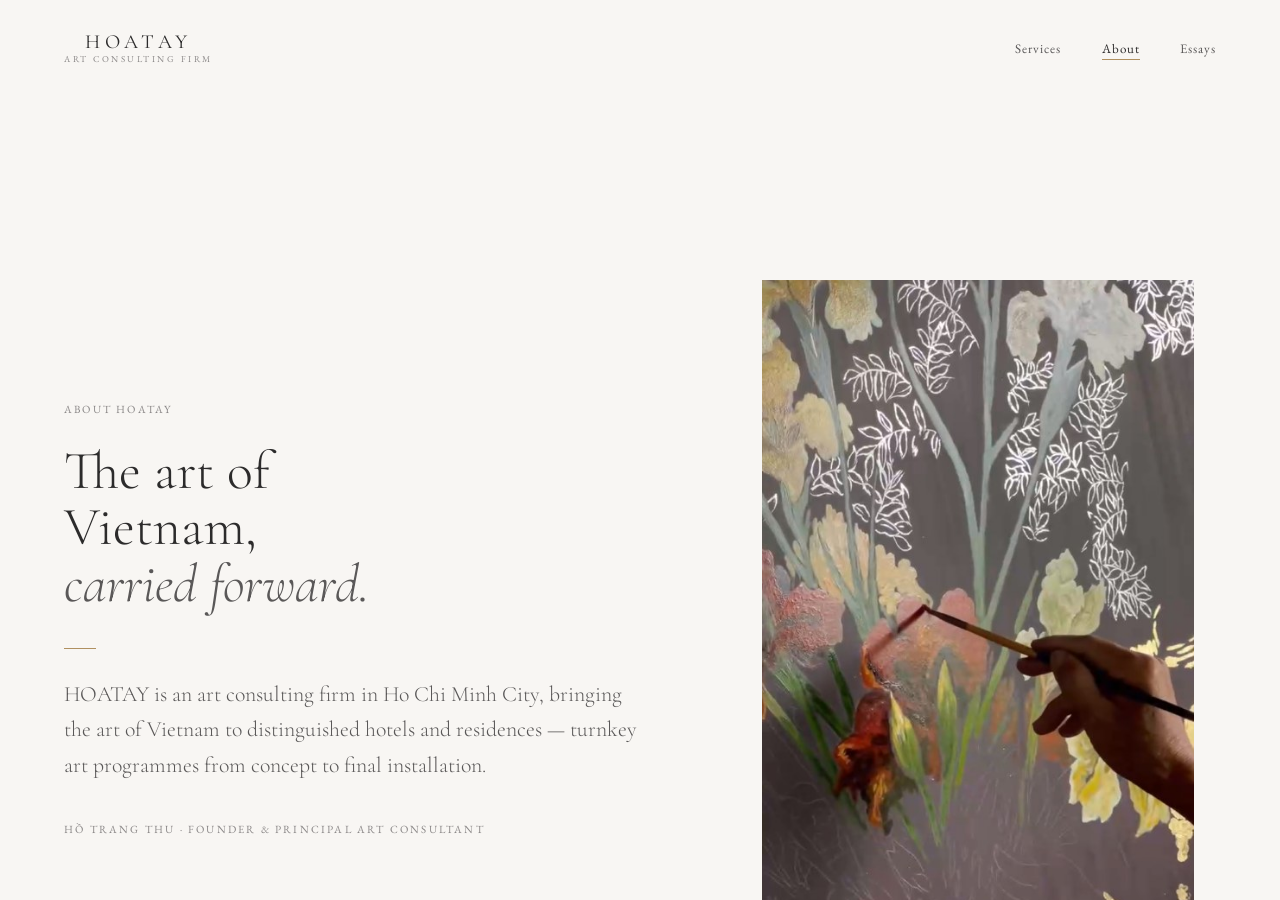
<file: about/index.html>
<!DOCTYPE html>
<html lang="en">
<head>
<meta charset="UTF-8">
<meta name="viewport" content="width=device-width, initial-scale=1.0">
<title>About HOATAY | Art Consulting Firm in Ho Chi Minh City, Vietnam</title>
<meta name="description" content="Turnkey art programmes for distinguished hotels and residences. Curation, art development, supply and installation, from HOATAY in Ho Chi Minh City.">
<meta name="robots" content="index, follow, max-image-preview:large">
<link rel="canonical" href="https://experiencehoatay.com/about/">
<meta property="og:type" content="website">
<meta property="og:site_name" content="HOATAY">
<meta property="og:locale" content="en_US">
<meta property="og:title" content="About HOATAY | Art Consulting Firm in Ho Chi Minh City, Vietnam">
<meta property="og:description" content="Turnkey art programmes for distinguished hotels and residences. Curation, art development, supply and installation, from HOATAY in Ho Chi Minh City.">
<meta property="og:url" content="https://experiencehoatay.com/about/">
<meta property="og:image" content="https://experiencehoatay.com/assets/img/og-hoatay.jpg">
<meta name="twitter:card" content="summary_large_image">
<meta name="twitter:title" content="About HOATAY | Art Consulting Firm in Ho Chi Minh City, Vietnam">
<meta name="twitter:description" content="Turnkey art programmes for distinguished hotels and residences. Curation, art development, supply and installation, from HOATAY in Ho Chi Minh City.">
<meta name="twitter:image" content="https://experiencehoatay.com/assets/img/og-hoatay.jpg">
<link rel="icon" href="/favicon.svg" type="image/svg+xml">
<link rel="preconnect" href="https://fonts.googleapis.com">
<link rel="preconnect" href="https://fonts.gstatic.com" crossorigin>
<link href="https://fonts.googleapis.com/css2?family=Cormorant+Garamond:ital,wght@0,300;0,400;0,500;1,300;1,400;1,500&family=EB+Garamond:ital,wght@0,400;0,500;1,400&display=swap" rel="stylesheet">
<link rel="stylesheet" href="/assets/site.css">
<script type="application/ld+json">{"@context": "https://schema.org", "@graph": [{"@type": "ProfessionalService", "@id": "https://experiencehoatay.com/#organization", "name": "HOATAY", "alternateName": ["HOATAY Art Consulting Firm", "HOATAY JSC"], "legalName": "HOATAY JSC", "description": "Art consulting firm in Ho Chi Minh City, Vietnam, creating art programmes for luxury hotels and branded residences: curation, design, production, installation and handover.", "url": "https://experiencehoatay.com/", "email": "studio@experiencehoatay.com", "telephone": "+84903697322", "foundingDate": "2024-05", "founder": {"@type": "Person", "name": "Hồ Trang Thu", "jobTitle": "Founder & Principal Art Consultant"}, "address": {"@type": "PostalAddress", "streetAddress": "Ground Floor, Vissai Hotel, 144 Nguyễn Văn Trỗi Street, Phú Nhuận Ward", "addressLocality": "Ho Chi Minh City", "addressCountry": "VN"}, "areaServed": {"@type": "Country", "name": "Vietnam"}, "knowsAbout": ["Art consulting", "Hotel art programmes", "Art curation", "Artwork procurement", "Vietnamese lacquer art (sơn mài)", "Art installation", "Branded residence art"], "sameAs": ["https://www.linkedin.com/company/experiencehoatay", "https://maps.app.goo.gl/LgjBaKomzHduCNxm6"]}, {"@type": "WebSite", "@id": "https://experiencehoatay.com/#website", "url": "https://experiencehoatay.com/", "name": "HOATAY", "publisher": {"@id": "https://experiencehoatay.com/#organization"}, "inLanguage": "en"}]}</script>
</head>
<body>

<!-- NAV -->
<nav id="nav">
  <a class="wordmark" href="/">
    <span class="wordmark-name">HOATAY</span>
    <span class="wordmark-sub">Art Consulting Firm</span>
  </a>
  <ul class="nav-links">
    <li><a href="/hotels/" data-page="services">Services</a></li>
    <li><a href="/about/" data-page="about" class="active">About</a></li>
    <li><a href="/essays/" data-page="essays">Essays</a></li>

  </ul>
</nav>


<div class="page active" id="page-about">
  <div class="page-inner">

    <!-- Hero -->
    <section class="about-hero">
      <div class="about-hero-text">
        <p class="overline reveal">About HOATAY</p>
        <h1 class="about-page-headline reveal d1" style="font-size:clamp(36px,4.2vw,64px)">
          The art of<br>Vietnam,<br><em>carried forward.</em>
        </h1>
        <div style="width:32px;height:0.5px;background:var(--gold);margin-top:36px" class="reveal d2"></div>
        <p class="about-hero-lede reveal d2">
          HOATAY is an art consulting firm in Ho Chi Minh City, bringing the art of Vietnam to distinguished hotels and residences — turnkey art programmes from concept to final installation.
        </p>
        <p class="overline reveal d3" style="margin-top:36px">Hồ Trang Thu · Founder &amp; Principal Art Consultant</p>
      </div>
    <figure class="about-hero-figure reveal d2">
        <div class="ahf-img" role="img" aria-label="Hand-painting an iris panel in the studio" style="background-image:url('/assets/img/33af8b4556.jpg')"></div>
        <figcaption>In the studio · Hand-painted panel in progress</figcaption>
      </figure>
    </section>

    <!-- ──────── COMMITMENTS — PINNED SCROLLYTELLING ──────── -->
    <section class="commitments-pinned" id="commitmentsPinned">

      <!-- Sticky image column -->
      <div class="cp-sticky">
        <div class="cp-images">
          <div class="cp-img art-cm-01 is-active" data-i="0"></div>
          <div class="cp-img art-cm-02" data-i="1"></div>
          <div class="cp-img art-cm-03" data-i="2"></div>
          <div class="cp-img art-cm-04" data-i="3"></div>
          <div class="cp-img art-cm-05" data-i="4"></div>
        </div>
        <span class="cp-counter" id="cpCounter">01 / 05</span>
        <span class="cp-label" id="cpLabel">Glaze samples · Selecting for the space</span>
      </div>

      <!-- Text column — 5 stacked panels -->
      <div class="cp-text">

        <article class="cp-panel" data-i="0" data-label="Glaze samples · Selecting for the space">
          <div class="cp-mimg art-cm-01" role="img" aria-label="Glaze samples · Selecting for the space"></div>
          <span class="cp-num" aria-hidden="true">01</span>
          <p class="overline">Curatorial judgment</p>
          <h3>Which work <em>belongs</em></h3>
          <div class="cp-rule"></div>
          <p class="cp-body">Vietnam's art world is among the most vital in Southeast Asia, and among the hardest to read with clarity. We move through it from the inside. The question we answer is never simply which work is significant, but which work belongs.</p>
        </article>

        <article class="cp-panel" data-i="1" data-label="Workshop · Hand-painted lotus panel">
          <div class="cp-mimg art-cm-02" role="img" aria-label="Workshop · Hand-painted lotus panel"></div>
          <span class="cp-num" aria-hidden="true">02</span>
          <p class="overline">A community of artistry</p>
          <h3>Bonds across <em>generations</em></h3>
          <div class="cp-rule"></div>
          <p class="cp-body">Our practice rests on enduring relationships across Vietnam's art world. Some of these bonds span generations. What is created together sustains the scene itself.</p>
        </article>

        <article class="cp-panel" data-i="2" data-label="Research · Textile and craft study">
          <div class="cp-mimg art-cm-03" role="img" aria-label="Research · Textile and craft study"></div>
          <span class="cp-num" aria-hidden="true">03</span>
          <p class="overline">Scholarship before making</p>
          <h3>Study has the <em>first word</em></h3>
          <div class="cp-rule"></div>
          <p class="cp-body">Every commission begins in study: the history of a place, the architecture and light the work will live within. This grounding is what separates a collection from an acquisition.</p>
        </article>

        <article class="cp-panel" data-i="3" data-label="In the studio · Paints, brushes and tools">
          <div class="cp-mimg art-cm-04" role="img" aria-label="In the studio · Paints, brushes and tools"></div>
          <span class="cp-num" aria-hidden="true">04</span>
          <p class="overline">Museum standards of care</p>
          <h3>Made to <em>museum standard</em></h3>
          <div class="cp-rule"></div>
          <p class="cp-body">Every work leaves HOATAY prepared to endure, made with the materials and methods of museum practice for spaces that are lived in every day.</p>
        </article>

        <article class="cp-panel" data-i="4" data-label="Installation · Lacquer artwork, guest suite">
          <div class="cp-mimg art-cm-05" role="img" aria-label="Installation · Lacquer artwork, guest suite"></div>
          <span class="cp-num" aria-hidden="true">05</span>
          <p class="overline">Built to last</p>
          <h3>A lasting <em>asset</em></h3>
          <div class="cp-rule"></div>
          <p class="cp-body">Every piece is made to endure and simple to care for, with materials chosen for the daily life of a working hotel. Delivered complete, the collection carries the story of the property, gives guests and press something to remember, and keeps working for the hotel year after year.</p>
        </article>

      </div>

      <!-- Thin vertical progress -->
      <div class="cp-progress" aria-hidden="true">
        <div class="cp-progress-fill" id="cpProgressFill"></div>
      </div>

    </section>

    <!-- ──────── PULL QUOTE — breathing moment before closing ──────── -->
    <section class="about-pullquote reveal">
      <span class="pullquote-mark" aria-hidden="true">"</span>
      <p>Art placed well is connective tissue. It looks as though it grew from the same intention as everything around it.</p>
      <span class="pullquote-cite">From the studio — on placing art in a finished space</span>
    </section>

    <!-- ──────── CONTACT & LOCATION ──────── -->
    <div style="padding:120px 64px;border-top:0.5px solid var(--mist);display:grid;grid-template-columns:1fr 1.6fr;gap:96px;align-items:start">
      <div style="position:sticky;top:140px" class="reveal">
        <p class="overline">Find us</p>
        <h2 style="font-family:var(--display);font-size:32px;font-weight:300;color:var(--ink);margin-top:16px;line-height:1.2">
          Contact &amp; <em style="font-style:italic;color:var(--primary)">Location</em>
        </h2>
        <div style="width:32px;height:0.5px;background:var(--gold);margin-top:32px"></div>
      </div>
      <div class="reveal d1" style="display:grid;grid-template-columns:1fr 1fr;gap:2px">

        <div style="padding:48px 48px 48px 0;border-right:0.5px solid var(--mist);border-top:0.5px solid var(--mist)">
          <p class="overline" style="margin-bottom:16px;color:var(--stone)">Office</p>
          <p style="font-family:var(--display);font-size:18px;font-weight:400;color:var(--ink);line-height:1.6">
            Ground Floor, Vissai Hotel<br>
            144 Nguyễn Văn Trỗi Street<br>
            Phú Nhuận Ward<br>
            Ho Chi Minh City, Vietnam
          </p>
          <a href="https://maps.app.goo.gl/LgjBaKomzHduCNxm6" target="_blank" rel="noopener" style="display:inline-block;margin-top:12px;font-size:12px;letter-spacing:0.12em;text-transform:uppercase;color:var(--stone);text-decoration:none;border-bottom:0.5px solid var(--mist);padding-bottom:2px">View on Google Maps</a>
          <p class="overline" style="margin-bottom:16px;margin-top:40px;color:var(--stone)">Workshop</p>
          <p style="font-family:var(--display);font-size:18px;font-weight:400;color:var(--ink);line-height:1.6">
            47/10 Bùi Thị Cội Street<br>
            Tân Đông Hiệp Ward<br>
            Ho Chi Minh City, Vietnam
          </p>
        </div>

        <div style="padding:48px 0 48px 48px;border-top:0.5px solid var(--mist)">
          <p class="overline" style="margin-bottom:16px;color:var(--stone)">Get in touch</p>
          <a class="magnetic" href="mailto:studio@experiencehoatay.com" style="font-family:var(--display);font-size:18px;font-weight:400;color:var(--ink);text-decoration:none;border-bottom:0.5px solid var(--mist);padding-bottom:2px;display:inline-block;transition:color 0.3s,border-color 0.3s;line-height:2" onmouseover="this.style.color='var(--gold)';this.style.borderColor='var(--gold)'" onmouseout="this.style.color='var(--ink)';this.style.borderColor='var(--mist)'">studio@experiencehoatay.com</a>
          <p style="font-family:var(--display);font-size:18px;font-weight:400;color:var(--ink);line-height:2;margin-top:4px">Zalo &amp; phone · <a href="https://zalo.me/0903697322" target="_blank" rel="noopener" style="color:var(--ink);text-decoration:none;border-bottom:0.5px solid var(--mist)">+84 90 369 7322</a></p>
          <p style="font-family:var(--display);font-size:18px;font-weight:400;color:var(--ink);line-height:2">LinkedIn · <a href="https://www.linkedin.com/company/experiencehoatay" target="_blank" rel="noopener" style="color:var(--ink);text-decoration:none;border-bottom:0.5px solid var(--mist)">HOATAY</a></p>
          <div style="margin-top:32px">
            <p class="overline" style="margin-bottom:12px;color:var(--stone)">For clients</p>
            <a class="btn-credentials" href="mailto:studio@experiencehoatay.com?subject=Credentials%20request&amp;body=Hello%20HOATAY%2C%0D%0A%0D%0AWe%20would%20like%20to%20request%20your%20studio%20credentials%20and%20a%20selection%20of%20recent%20work.%0D%0A%0D%0ACompany%3A%0D%0AProject%20type%20(hotel%20%2F%20branded%20residence%20%2F%20other)%3A%0D%0ARole%3A%0D%0A%0D%0AThank%20you.">Request our credentials</a>
          </div>
          <div style="margin-top:24px">
            <p class="overline" style="margin-bottom:12px;color:var(--stone)">For artists</p>
            <a class="btn-credentials" style="border-color:var(--mist);color:var(--stone)" href="/artists/">Submit your portfolio</a>
          </div>
          <p style="font-size:13px;color:var(--stone);margin-top:24px;line-height:1.7">We respond to all enquiries within two business days. For urgent commissions, please note your timeline in your message.</p>
        </div>

      </div>
    </div>

    <footer>
      <ul class="footer-links">
        <li><a href="/">Home</a></li>
        <li><a href="/hotels/">Services</a></li>
        <li><a href="/about/">About</a></li>
        <li><a href="/essays/">Essays</a></li>
      </ul>
      <span class="footer-copy">© 2026 HOATAY JSC</span>
    </footer>

  </div>
</div>
<script>window.__PAGE__="about";</script>
<script src="/assets/site.js"></script>
</body>
</html>
</file>
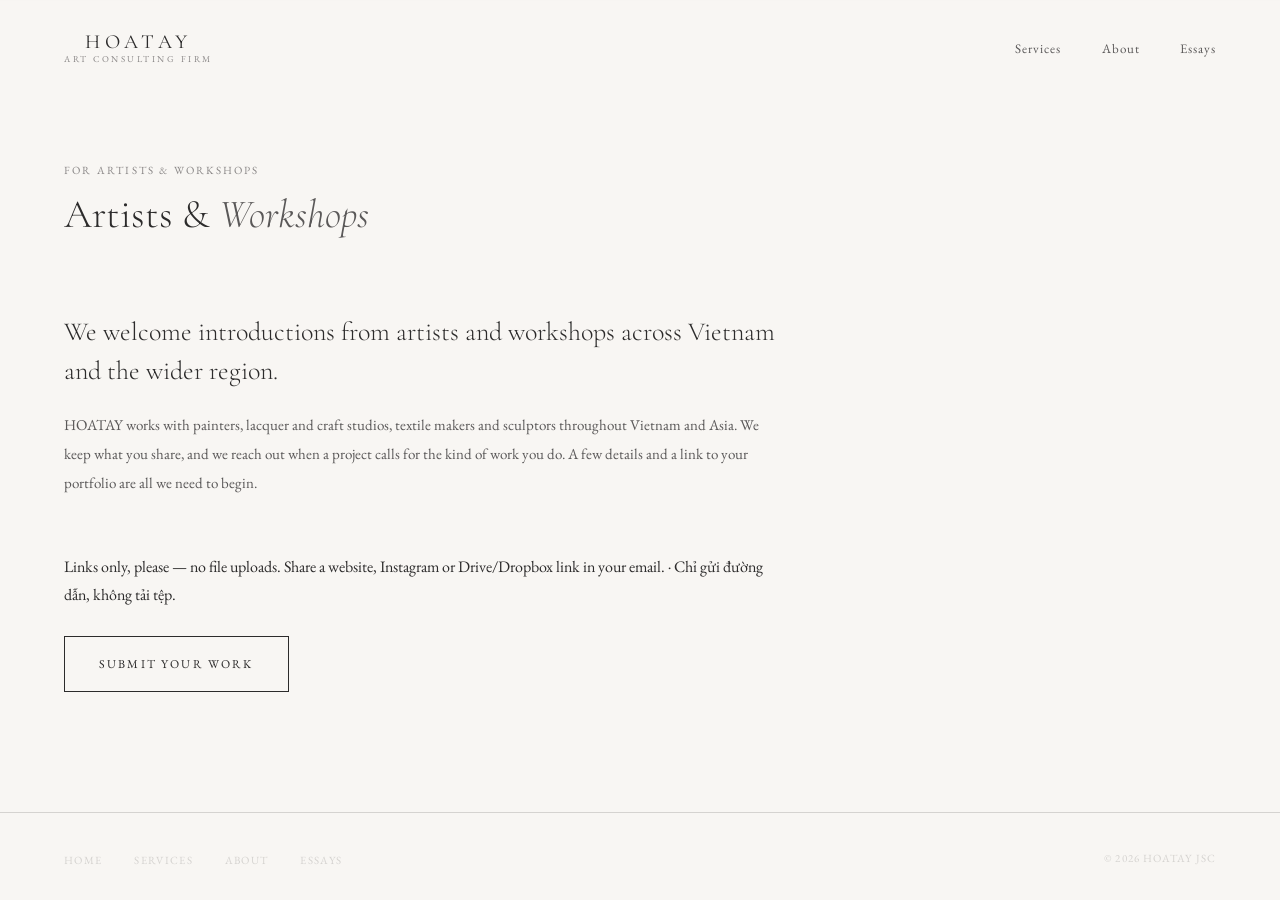
<file: artists/index.html>
<!DOCTYPE html>
<html lang="en">
<head>
<meta charset="UTF-8">
<meta name="viewport" content="width=device-width, initial-scale=1.0">
<title>Artists &amp; Workshops | HOATAY</title>
<meta name="description" content="HOATAY welcomes introductions from artists and workshops across Vietnam and Asia. Share your work with the studio; we reach out when a project calls for it.">
<meta name="robots" content="index, follow, max-image-preview:large">
<link rel="canonical" href="https://experiencehoatay.com/artists/">
<meta property="og:type" content="website">
<meta property="og:site_name" content="HOATAY">
<meta property="og:locale" content="en_US">
<meta property="og:title" content="Artists &amp; Workshops | HOATAY">
<meta property="og:description" content="HOATAY welcomes introductions from artists and workshops across Vietnam and Asia. Share your work with the studio; we reach out when a project calls for it.">
<meta property="og:url" content="https://experiencehoatay.com/artists/">
<meta property="og:image" content="https://experiencehoatay.com/assets/img/og-hoatay.jpg">
<meta name="twitter:card" content="summary_large_image">
<meta name="twitter:title" content="Artists &amp; Workshops | HOATAY">
<meta name="twitter:description" content="HOATAY welcomes introductions from artists and workshops across Vietnam and Asia. Share your work with the studio; we reach out when a project calls for it.">
<meta name="twitter:image" content="https://experiencehoatay.com/assets/img/og-hoatay.jpg">
<link rel="icon" href="/favicon.svg" type="image/svg+xml">
<link rel="preconnect" href="https://fonts.googleapis.com">
<link rel="preconnect" href="https://fonts.gstatic.com" crossorigin>
<link href="https://fonts.googleapis.com/css2?family=Cormorant+Garamond:ital,wght@0,300;0,400;0,500;1,300;1,400;1,500&family=EB+Garamond:ital,wght@0,400;0,500;1,400&display=swap" rel="stylesheet">
<link rel="stylesheet" href="/assets/site.css">
<script type="application/ld+json">{"@context": "https://schema.org", "@graph": [{"@type": "ProfessionalService", "@id": "https://experiencehoatay.com/#organization", "name": "HOATAY", "alternateName": ["HOATAY Art Consulting Firm", "HOATAY JSC"], "legalName": "HOATAY JSC", "description": "Art consulting firm in Ho Chi Minh City, Vietnam, creating art programmes for luxury hotels and branded residences: curation, design, production, installation and handover.", "url": "https://experiencehoatay.com/", "email": "studio@experiencehoatay.com", "telephone": "+84903697322", "foundingDate": "2024-05", "founder": {"@type": "Person", "name": "Hồ Trang Thu", "jobTitle": "Founder & Principal Art Consultant"}, "address": {"@type": "PostalAddress", "streetAddress": "Ground Floor, Vissai Hotel, 144 Nguyễn Văn Trỗi Street, Phú Nhuận Ward", "addressLocality": "Ho Chi Minh City", "addressCountry": "VN"}, "areaServed": {"@type": "Country", "name": "Vietnam"}, "knowsAbout": ["Art consulting", "Hotel art programmes", "Art curation", "Artwork procurement", "Vietnamese lacquer art (sơn mài)", "Art installation", "Branded residence art"], "sameAs": ["https://www.linkedin.com/company/experiencehoatay", "https://maps.app.goo.gl/LgjBaKomzHduCNxm6"]}, {"@type": "WebSite", "@id": "https://experiencehoatay.com/#website", "url": "https://experiencehoatay.com/", "name": "HOATAY", "publisher": {"@id": "https://experiencehoatay.com/#organization"}, "inLanguage": "en"}]}</script>
</head>
<body>

<!-- NAV -->
<nav id="nav">
  <a class="wordmark" href="/">
    <span class="wordmark-name">HOATAY</span>
    <span class="wordmark-sub">Art Consulting Firm</span>
  </a>
  <ul class="nav-links">
    <li><a href="/hotels/" data-page="services">Services</a></li>
    <li><a href="/about/" data-page="about">About</a></li>
    <li><a href="/essays/" data-page="essays">Essays</a></li>

  </ul>
</nav>


<div class="page active" id="page-artists">
  <div class="page-inner">

    <div class="writing-section" style="padding-top:160px">
      <div class="writing-header reveal">
        <div>
          <p class="overline">For artists &amp; workshops</p>
          <h1 class="writing-headline reveal d1">Artists &amp; <em>Workshops</em></h1>
        </div>
      </div>

      <div class="reveal d1" style="max-width:720px;margin:12px 0 56px">
        <p style="font-family:var(--display);font-size:clamp(20px,2.4vw,26px);font-weight:300;line-height:1.5;color:var(--ink)">
          We welcome introductions from artists and workshops across Vietnam and the wider region.
        </p>
        <p style="font-size:15px;line-height:1.95;color:var(--primary);margin-top:20px">
          HOATAY works with painters, lacquer and craft studios, textile makers and sculptors throughout Vietnam and Asia. We keep what you share, and we reach out when a project calls for the kind of work you do. A few details and a link to your portfolio are all we need to begin.
        </p>
      </div>

      <!-- Submit your work — opens a pre-drafted email -->
      <div class="reveal d2" style="max-width:720px">
        <p class="form-note" style="margin-bottom:28px">Links only, please — no file uploads. Share a website, Instagram or Drive/Dropbox link in your email. <span class="vi">· Chỉ gửi đường dẫn, không tải tệp.</span></p>
        <a class="btn-credentials" href="mailto:studio@experiencehoatay.com?subject=Artist%20submission&amp;body=Hello%20HOATAY%2C%0D%0A%0D%0AI%27d%20like%20to%20share%20my%20work.%0D%0A%0D%0AName%3A%0D%0AStudio%20%2F%20workshop%3A%0D%0ACity%3A%0D%0ADiscipline%20(e.g.%20lacquer%2C%20painting%2C%20textile)%3A%0D%0APhone%20%2F%20WhatsApp%20%2F%20Zalo%3A%0D%0APortfolio%20link%3A%0D%0AAbout%20my%20work%3A%0D%0A%0D%0AThank%20you.">Submit your work</a>
      </div>

    </div>

    <footer>
      <ul class="footer-links">
        <li><a href="/">Home</a></li>
        <li><a href="/hotels/">Services</a></li>
        <li><a href="/about/">About</a></li>
        <li><a href="/essays/">Essays</a></li>
      </ul>
      <span class="footer-copy">© 2026 HOATAY JSC</span>
    </footer>

  </div>
</div>
<script>window.__PAGE__="artists";</script>
<script src="/assets/site.js"></script>
</body>
</html>
</file>
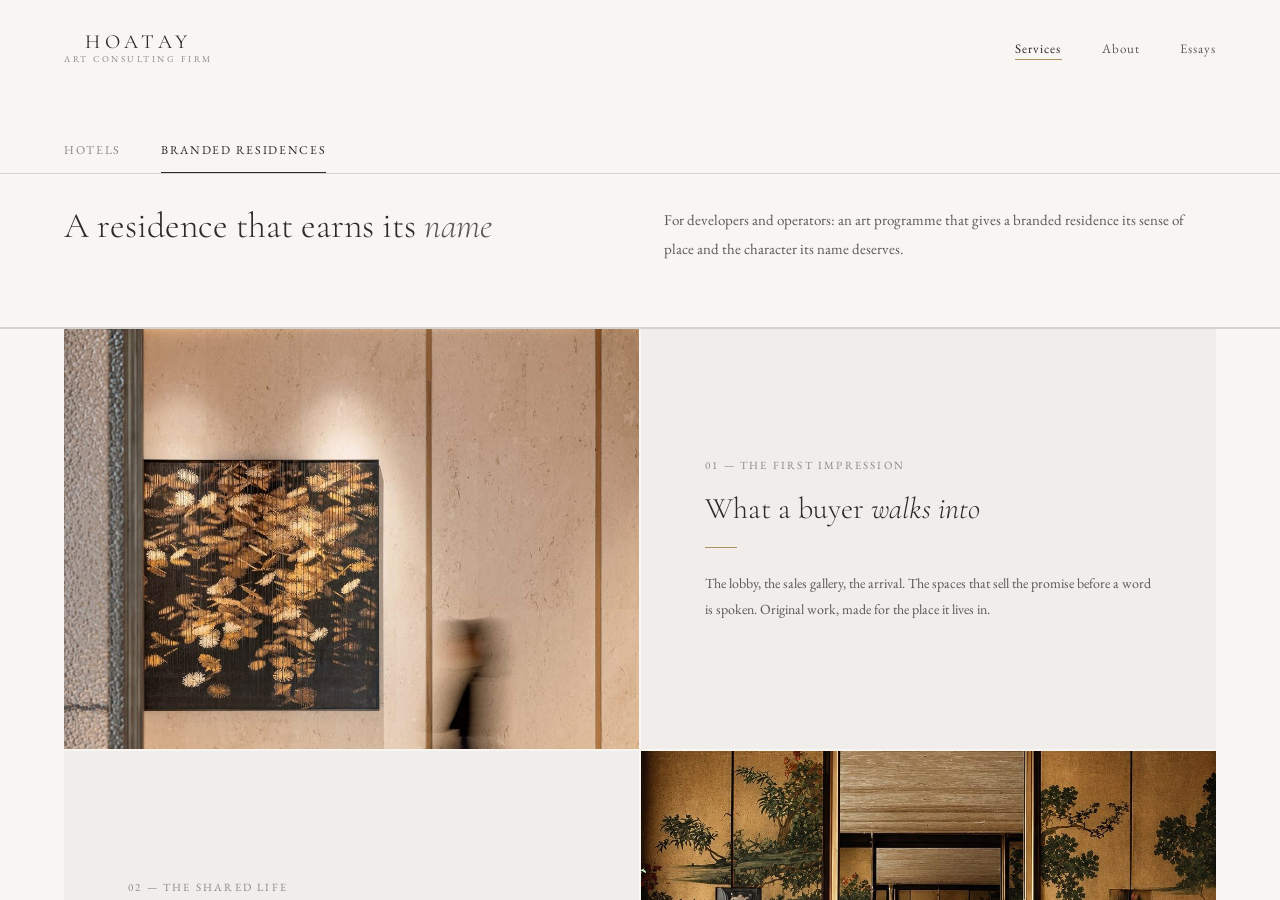
<file: branded-residences/index.html>
<!DOCTYPE html>
<html lang="en">
<head>
<meta charset="UTF-8">
<meta name="viewport" content="width=device-width, initial-scale=1.0">
<title>Art for Branded Residences in Vietnam | HOATAY</title>
<meta name="description" content="Art programmes for developers and operators of branded residences in Vietnam: arrival spaces, sales galleries, clubhouses and amenity floors, made for the place.">
<meta name="robots" content="index, follow, max-image-preview:large">
<link rel="canonical" href="https://experiencehoatay.com/branded-residences/">
<meta property="og:type" content="website">
<meta property="og:site_name" content="HOATAY">
<meta property="og:locale" content="en_US">
<meta property="og:title" content="Art for Branded Residences in Vietnam | HOATAY">
<meta property="og:description" content="Art programmes for developers and operators of branded residences in Vietnam: arrival spaces, sales galleries, clubhouses and amenity floors, made for the place.">
<meta property="og:url" content="https://experiencehoatay.com/branded-residences/">
<meta property="og:image" content="https://experiencehoatay.com/assets/img/og-hoatay.jpg">
<meta name="twitter:card" content="summary_large_image">
<meta name="twitter:title" content="Art for Branded Residences in Vietnam | HOATAY">
<meta name="twitter:description" content="Art programmes for developers and operators of branded residences in Vietnam: arrival spaces, sales galleries, clubhouses and amenity floors, made for the place.">
<meta name="twitter:image" content="https://experiencehoatay.com/assets/img/og-hoatay.jpg">
<link rel="icon" href="/favicon.svg" type="image/svg+xml">
<link rel="preconnect" href="https://fonts.googleapis.com">
<link rel="preconnect" href="https://fonts.gstatic.com" crossorigin>
<link href="https://fonts.googleapis.com/css2?family=Cormorant+Garamond:ital,wght@0,300;0,400;0,500;1,300;1,400;1,500&family=EB+Garamond:ital,wght@0,400;0,500;1,400&display=swap" rel="stylesheet">
<link rel="stylesheet" href="/assets/site.css">
<script type="application/ld+json">{"@context": "https://schema.org", "@graph": [{"@type": "ProfessionalService", "@id": "https://experiencehoatay.com/#organization", "name": "HOATAY", "alternateName": ["HOATAY Art Consulting Firm", "HOATAY JSC"], "legalName": "HOATAY JSC", "description": "Art consulting firm in Ho Chi Minh City, Vietnam, creating art programmes for luxury hotels and branded residences: curation, design, production, installation and handover.", "url": "https://experiencehoatay.com/", "email": "studio@experiencehoatay.com", "telephone": "+84903697322", "foundingDate": "2024-05", "founder": {"@type": "Person", "name": "Hồ Trang Thu", "jobTitle": "Founder & Principal Art Consultant"}, "address": {"@type": "PostalAddress", "streetAddress": "Ground Floor, Vissai Hotel, 144 Nguyễn Văn Trỗi Street, Phú Nhuận Ward", "addressLocality": "Ho Chi Minh City", "addressCountry": "VN"}, "areaServed": {"@type": "Country", "name": "Vietnam"}, "knowsAbout": ["Art consulting", "Hotel art programmes", "Art curation", "Artwork procurement", "Vietnamese lacquer art (sơn mài)", "Art installation", "Branded residence art"], "sameAs": ["https://www.linkedin.com/company/experiencehoatay", "https://maps.app.goo.gl/LgjBaKomzHduCNxm6"]}, {"@type": "WebSite", "@id": "https://experiencehoatay.com/#website", "url": "https://experiencehoatay.com/", "name": "HOATAY", "publisher": {"@id": "https://experiencehoatay.com/#organization"}, "inLanguage": "en"}]}</script>
</head>
<body>

<!-- NAV -->
<nav id="nav">
  <a class="wordmark" href="/">
    <span class="wordmark-name">HOATAY</span>
    <span class="wordmark-sub">Art Consulting Firm</span>
  </a>
  <ul class="nav-links">
    <li><a href="/hotels/" data-page="services" class="active">Services</a></li>
    <li><a href="/about/" data-page="about">About</a></li>
    <li><a href="/essays/" data-page="essays">Essays</a></li>

  </ul>
</nav>


<div class="page active" id="page-services">
  <div class="page-inner">

    <!-- Sub-navigation — sticky, no marketing header above it -->
    <div class="services-subnav" style="padding-top:48px">
      <a class="subnav-tab" href="/hotels/">Hotels</a>
      <a class="subnav-tab active" href="/branded-residences/">Branded Residences</a>
    </div>

    

    <!-- ── BRANDED RESIDENCES PANEL ── -->
    <div class="services-panel active" id="panel-residences">

      <!-- Hero -->
      <div class="hotels-hero">
        <div>
          <h2 class="hotels-headline reveal d1">
            A residence that earns its <em>name</em>
          </h2>
        </div>
        <div class="hotels-intro reveal d2">
          <p>For developers and operators: an art programme that gives a branded residence its sense of place and the character its name deserves.</p>
        </div>
      </div>

      <!-- Three services -->
      <div style="padding:0 64px;border-top:0.5px solid var(--mist)">

        <!-- 01 -->
        <div style="display:grid;grid-template-columns:1fr 1fr;gap:2px;margin-bottom:2px" class="reveal">
          <div class="art-br1" style="height:420px;overflow:hidden;">
          </div>
          <div style="background:var(--chalk);padding:56px 64px;display:flex;flex-direction:column;justify-content:center">
            <p class="overline" style="margin-bottom:16px">01 — The first impression</p>
            <h3 style="font-family:var(--display);font-size:30px;font-weight:300;color:var(--ink);line-height:1.2;margin-bottom:20px">What a buyer <em>walks into</em></h3>
            <div style="width:32px;height:0.5px;background:var(--gold);margin-bottom:24px"></div>
            <p style="font-size:14px;line-height:1.85;color:var(--primary)">The lobby, the sales gallery, the arrival. The spaces that sell the promise before a word is spoken. Original work, made for the place it lives in.</p>
          </div>
        </div>

        <!-- 02 -->
        <div style="display:grid;grid-template-columns:1fr 1fr;gap:2px;margin-bottom:2px" class="reveal">
          <div style="background:var(--chalk);padding:56px 64px;display:flex;flex-direction:column;justify-content:center">
            <p class="overline" style="margin-bottom:16px">02 — The shared life</p>
            <h3 style="font-family:var(--display);font-size:30px;font-weight:300;color:var(--ink);line-height:1.2;margin-bottom:20px">Where residents <em>gather</em></h3>
            <div style="width:32px;height:0.5px;background:var(--gold);margin-bottom:24px"></div>
            <p style="font-size:14px;line-height:1.85;color:var(--primary)">Clubhouses and amenity floors are the most-seen, most-photographed rooms a residence has. We approach each one as a commission in its own right.</p>
          </div>
          <div class="art-br2" style="height:420px;overflow:hidden;">
          </div>
        </div>

        <!-- 03 -->
        <div style="display:grid;grid-template-columns:1fr 1fr;gap:2px;margin-bottom:2px" class="reveal">
          <div class="art-br3" style="height:420px;overflow:hidden;">
          </div>
          <div style="background:var(--chalk);padding:56px 64px;display:flex;flex-direction:column;justify-content:center">
            <p class="overline" style="margin-bottom:16px">03 — Made in Vietnam, for this address</p>
            <h3 style="font-family:var(--display);font-size:30px;font-weight:300;color:var(--ink);line-height:1.2;margin-bottom:20px">A story that <em>belongs here</em></h3>
            <div style="width:32px;height:0.5px;background:var(--gold);margin-bottom:24px"></div>
            <p style="font-size:14px;line-height:1.85;color:var(--primary)">Lacquer, bronze, mother-of-pearl, and the country's contemporary artists: the same craft depth behind our hotel work, brought to the places people call home.</p>
          </div>
        </div>

      </div>


      <!-- HOW WE WORK -->
      <section class="hw">
        <div class="hw-head reveal">
          <div>
            <p class="overline">How we work</p>
            <h2>From concept to <em>sales launch</em></h2>
          </div>
          <p>Planned around your launch date, for spaces that help buyers picture their life there.</p>
        </div>
        <div class="hw-steps reveal d1">
          <div class="hw-step">
            <span class="hw-num">01</span>
            <h3>Brief</h3>
            <div class="hw-rule"></div>
            <p>We learn the brand, the buyer and the launch date, and agree the story and budget with you.</p>
          </div>
          <div class="hw-step">
            <span class="hw-num">02</span>
            <h3>Concept</h3>
            <div class="hw-rule"></div>
            <p>A proposal for the show units and sales gallery, developed with your design and marketing teams.</p>
          </div>
          <div class="hw-step">
            <span class="hw-num">03</span>
            <h3>Making &amp; procurement</h3>
            <div class="hw-rule"></div>
            <p>Curated pieces from our artists &amp; workshop, made and sourced for this project and scheduled to the launch. Customized accessories can be developed where the brand approves.</p>
          </div>
          <div class="hw-step">
            <span class="hw-num">04</span>
            <h3>Installation &amp; styling</h3>
            <div class="hw-rule"></div>
            <p>Each room is installed and styled, ready for photography and buyer visits.</p>
          </div>
          <div class="hw-step">
            <span class="hw-num">05</span>
            <h3>After launch</h3>
            <div class="hw-rule"></div>
            <p>We carry the story into the clubhouse and amenity spaces, and can curate pieces for buyers who want the same feeling at home.</p>
          </div>
        </div>
      </section>

      <!-- Bridge to hotels -->
      <div style="padding:64px;border-top:0.5px solid var(--mist);display:grid;grid-template-columns:1fr 1fr;gap:96px;align-items:center;" class="reveal">
        <p style="font-size:15px;line-height:1.95;color:var(--primary)">The craft programme behind our hotel commissions is the one we bring to residences. Same depth, same narrative, same accountability.</p>
        <a class="text-link" href="/hotels/">See the hotel commissions →</a>
      </div>

      <!-- CTA -->
      <section style="padding:80px 64px;text-align:center;border-top:0.5px solid var(--mist)">
        <p class="overline reveal">Begin a conversation</p>
        <h2 class="reveal d1" style="font-family:var(--display);font-size:clamp(28px,3.5vw,44px);font-weight:300;font-style:italic;color:var(--ink);margin:24px 0 36px;line-height:1.1">
          A name the world knows —<br>in a place it could only be.
        </h2>
        <a class="contact-email reveal d2" href="mailto:studio@experiencehoatay.com">studio@experiencehoatay.com</a>
      </section>

    </div>


    <footer>
      <ul class="footer-links">
        <li><a href="/">Home</a></li>
        <li><a href="/hotels/">Services</a></li>
        <li><a href="/about/">About</a></li>
        <li><a href="/essays/">Essays</a></li>
      </ul>
      <span class="footer-copy">© 2026 HOATAY JSC</span>
    </footer>

  </div>
</div>
<script>window.__PAGE__="services";</script>
<script src="/assets/site.js"></script>
</body>
</html>
</file>
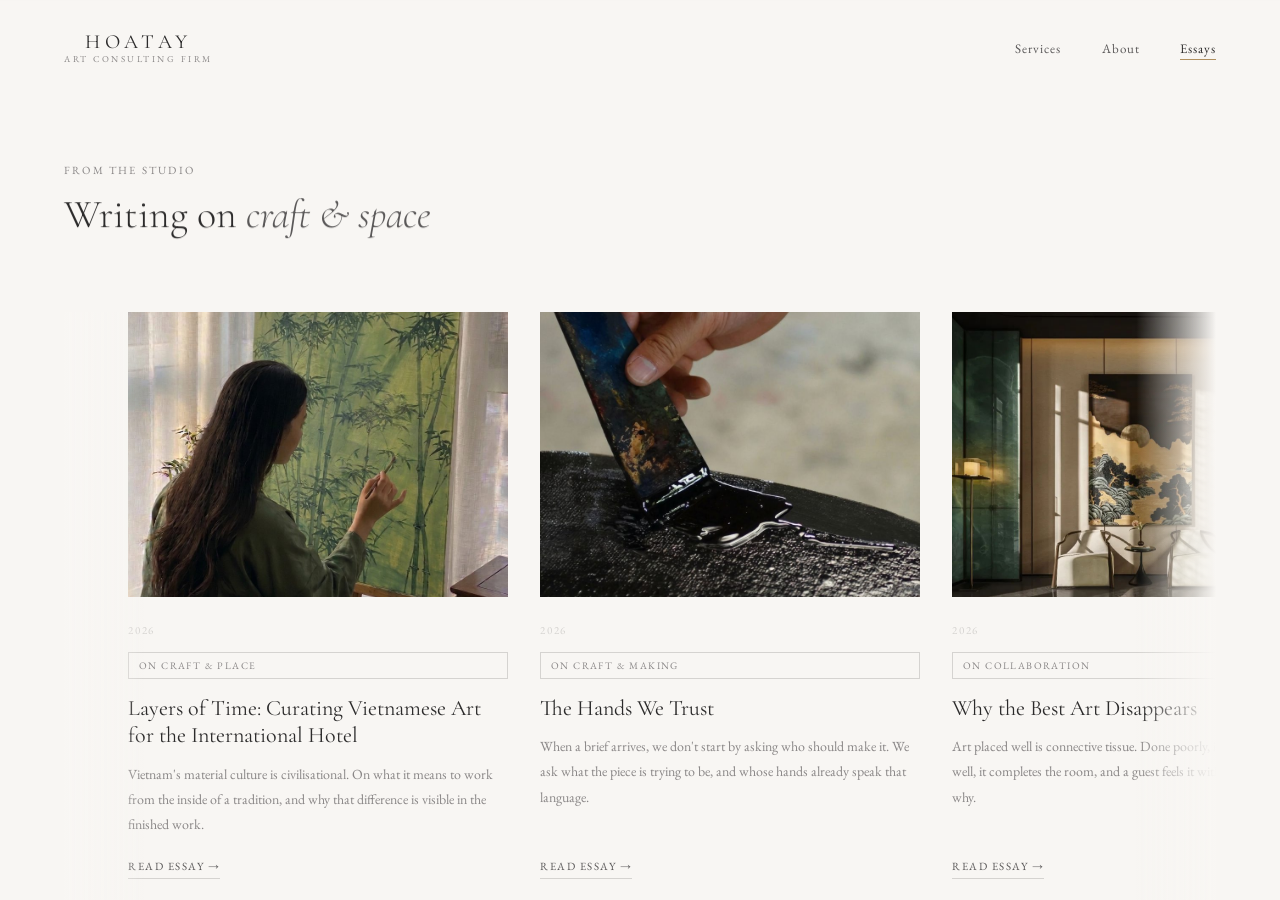
<file: essays/index.html>
<!DOCTYPE html>
<html lang="en">
<head>
<meta charset="UTF-8">
<meta name="viewport" content="width=device-width, initial-scale=1.0">
<title>Essays on Vietnamese Art, Craft &amp; Hospitality | HOATAY</title>
<meta name="description" content="Writing from the HOATAY studio on Vietnamese lacquer, Hmong textiles, maker selection and placing art in luxury hotel interiors.">
<meta name="robots" content="index, follow, max-image-preview:large">
<link rel="canonical" href="https://experiencehoatay.com/essays/">
<meta property="og:type" content="website">
<meta property="og:site_name" content="HOATAY">
<meta property="og:locale" content="en_US">
<meta property="og:title" content="Essays on Vietnamese Art, Craft &amp; Hospitality | HOATAY">
<meta property="og:description" content="Writing from the HOATAY studio on Vietnamese lacquer, Hmong textiles, maker selection and placing art in luxury hotel interiors.">
<meta property="og:url" content="https://experiencehoatay.com/essays/">
<meta property="og:image" content="https://experiencehoatay.com/assets/img/og-hoatay.jpg">
<meta name="twitter:card" content="summary_large_image">
<meta name="twitter:title" content="Essays on Vietnamese Art, Craft &amp; Hospitality | HOATAY">
<meta name="twitter:description" content="Writing from the HOATAY studio on Vietnamese lacquer, Hmong textiles, maker selection and placing art in luxury hotel interiors.">
<meta name="twitter:image" content="https://experiencehoatay.com/assets/img/og-hoatay.jpg">
<link rel="icon" href="/favicon.svg" type="image/svg+xml">
<link rel="preconnect" href="https://fonts.googleapis.com">
<link rel="preconnect" href="https://fonts.gstatic.com" crossorigin>
<link href="https://fonts.googleapis.com/css2?family=Cormorant+Garamond:ital,wght@0,300;0,400;0,500;1,300;1,400;1,500&family=EB+Garamond:ital,wght@0,400;0,500;1,400&display=swap" rel="stylesheet">
<link rel="stylesheet" href="/assets/site.css">
<script type="application/ld+json">{"@context": "https://schema.org", "@graph": [{"@type": "ProfessionalService", "@id": "https://experiencehoatay.com/#organization", "name": "HOATAY", "alternateName": ["HOATAY Art Consulting Firm", "HOATAY JSC"], "legalName": "HOATAY JSC", "description": "Art consulting firm in Ho Chi Minh City, Vietnam, creating art programmes for luxury hotels and branded residences: curation, design, production, installation and handover.", "url": "https://experiencehoatay.com/", "email": "studio@experiencehoatay.com", "telephone": "+84903697322", "foundingDate": "2024-05", "founder": {"@type": "Person", "name": "Hồ Trang Thu", "jobTitle": "Founder & Principal Art Consultant"}, "address": {"@type": "PostalAddress", "streetAddress": "Ground Floor, Vissai Hotel, 144 Nguyễn Văn Trỗi Street, Phú Nhuận Ward", "addressLocality": "Ho Chi Minh City", "addressCountry": "VN"}, "areaServed": {"@type": "Country", "name": "Vietnam"}, "knowsAbout": ["Art consulting", "Hotel art programmes", "Art curation", "Artwork procurement", "Vietnamese lacquer art (sơn mài)", "Art installation", "Branded residence art"], "sameAs": ["https://www.linkedin.com/company/experiencehoatay", "https://maps.app.goo.gl/LgjBaKomzHduCNxm6"]}, {"@type": "WebSite", "@id": "https://experiencehoatay.com/#website", "url": "https://experiencehoatay.com/", "name": "HOATAY", "publisher": {"@id": "https://experiencehoatay.com/#organization"}, "inLanguage": "en"}]}</script>
</head>
<body>

<!-- NAV -->
<nav id="nav">
  <a class="wordmark" href="/">
    <span class="wordmark-name">HOATAY</span>
    <span class="wordmark-sub">Art Consulting Firm</span>
  </a>
  <ul class="nav-links">
    <li><a href="/hotels/" data-page="services">Services</a></li>
    <li><a href="/about/" data-page="about">About</a></li>
    <li><a href="/essays/" data-page="essays" class="active">Essays</a></li>

  </ul>
</nav>


<div class="page active" id="page-essays">
  <div class="page-inner">

    <div class="writing-section" style="padding-top:160px">
      <div class="writing-header reveal">
        <div>
          <p class="overline">From the studio</p>
          <h1 class="writing-headline reveal d1">Writing on <em>craft & space</em></h1>
        </div>
      </div>

      <!-- Carousel -->
      <div class="essays-carousel-wrap" id="essaysCarouselWrap">
        <div class="essays-carousel" id="essaysCarousel">





          <div class="essay-card">
            <div class="essay-image"><div class="essay-img-inner art-es4"></div></div>
            <span class="essay-date">2026</span>
            <span class="essay-project-tag">On Craft & Place</span>
            <h3 class="essay-title">Layers of Time: Curating Vietnamese Art for the International Hotel</h3>
            <p class="essay-excerpt">Vietnam's material culture is civilisational. On what it means to work from the inside of a tradition, and why that difference is visible in the finished work.</p>
            <a class="essay-link" href="/essays/layers-of-time/">Read essay →</a>
          </div>

          <!-- ╔═══ ESSAY 5 — The Hands We Trust ═══╗ -->
          <div class="essay-card">
            <div class="essay-image"><div class="essay-img-inner art-es5"></div></div>
            <span class="essay-date">2026</span>
            <span class="essay-project-tag">On Craft & Making</span>
            <h3 class="essay-title">The Hands We Trust</h3>
            <p class="essay-excerpt">When a brief arrives, we don't start by asking who should make it. We ask what the piece is trying to be, and whose hands already speak that language.</p>
            <a class="essay-link" href="/essays/the-hands-we-trust/">Read essay →</a>
          </div>

          <!-- ╔═══ ESSAY 6 — Why the Best Art Disappears ═══╗ -->
          <div class="essay-card">
            <div class="essay-image"><div class="essay-img-inner art-es6"></div></div>
            <span class="essay-date">2026</span>
            <span class="essay-project-tag">On Collaboration</span>
            <h3 class="essay-title">Why the Best Art Disappears</h3>
            <p class="essay-excerpt">Art placed well is connective tissue. Done poorly, it competes. Done well, it completes the room, and a guest feels it without quite knowing why.</p>
            <a class="essay-link" href="/essays/why-the-best-art-disappears/">Read essay →</a>
          </div>

        </div>
      </div>

      <!-- Controls -->
      <div class="carousel-controls">
        <div class="carousel-arrows">
          <button class="carousel-btn" id="carouselPrev" aria-label="Previous" disabled>←</button>
          <button class="carousel-btn" id="carouselNext" aria-label="Next">→</button>
        </div>
        <div class="carousel-track">
          <div class="carousel-fill" id="carouselFill" style="width:33.333%"></div>
        </div>
        <span class="carousel-count" id="carouselCount">01 / 03</span>
      </div>

    </div>

    <footer>
      <ul class="footer-links">
        <li><a href="/">Home</a></li>
        <li><a href="/hotels/">Services</a></li>
        <li><a href="/about/">About</a></li>
        <li><a href="/essays/">Essays</a></li>
      </ul>
      <span class="footer-copy">© 2026 HOATAY JSC</span>
    </footer>
  </div>
</div>
<script>window.__PAGE__="essays";</script>
<script src="/assets/site.js"></script>
</body>
</html>
</file>
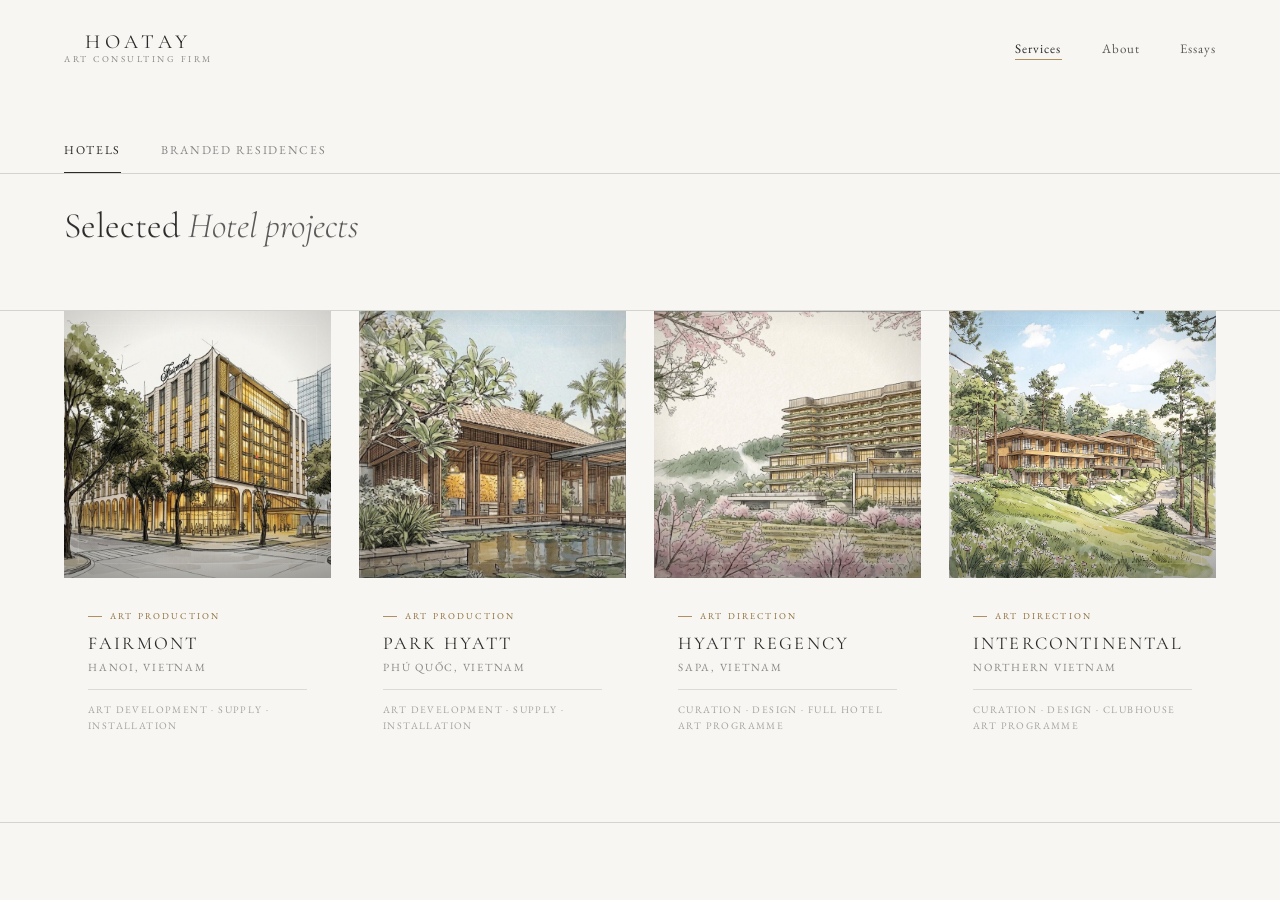
<file: hotels/index.html>
<!DOCTYPE html>
<html lang="en">
<head>
<meta charset="UTF-8">
<meta name="viewport" content="width=device-width, initial-scale=1.0">
<title>Hotel Art Programmes in Vietnam | HOATAY</title>
<meta name="description" content="Art curation, design, production and installation for luxury hotels in Vietnam, from Fairmont Hanoi to Park Hyatt Phú Quốc, Hyatt Regency Sapa and InterContinental.">
<meta name="robots" content="index, follow, max-image-preview:large">
<link rel="canonical" href="https://experiencehoatay.com/hotels/">
<meta property="og:type" content="website">
<meta property="og:site_name" content="HOATAY">
<meta property="og:locale" content="en_US">
<meta property="og:title" content="Hotel Art Programmes in Vietnam | HOATAY">
<meta property="og:description" content="Art curation, design, production and installation for luxury hotels in Vietnam, from Fairmont Hanoi to Park Hyatt Phú Quốc, Hyatt Regency Sapa and InterContinental.">
<meta property="og:url" content="https://experiencehoatay.com/hotels/">
<meta property="og:image" content="https://experiencehoatay.com/assets/img/og-hoatay.jpg">
<meta name="twitter:card" content="summary_large_image">
<meta name="twitter:title" content="Hotel Art Programmes in Vietnam | HOATAY">
<meta name="twitter:description" content="Art curation, design, production and installation for luxury hotels in Vietnam, from Fairmont Hanoi to Park Hyatt Phú Quốc, Hyatt Regency Sapa and InterContinental.">
<meta name="twitter:image" content="https://experiencehoatay.com/assets/img/og-hoatay.jpg">
<link rel="icon" href="/favicon.svg" type="image/svg+xml">
<link rel="preconnect" href="https://fonts.googleapis.com">
<link rel="preconnect" href="https://fonts.gstatic.com" crossorigin>
<link href="https://fonts.googleapis.com/css2?family=Cormorant+Garamond:ital,wght@0,300;0,400;0,500;1,300;1,400;1,500&family=EB+Garamond:ital,wght@0,400;0,500;1,400&display=swap" rel="stylesheet">
<link rel="stylesheet" href="/assets/site.css">
<script type="application/ld+json">{"@context": "https://schema.org", "@graph": [{"@type": "ProfessionalService", "@id": "https://experiencehoatay.com/#organization", "name": "HOATAY", "alternateName": ["HOATAY Art Consulting Firm", "HOATAY JSC"], "legalName": "HOATAY JSC", "description": "Art consulting firm in Ho Chi Minh City, Vietnam, creating art programmes for luxury hotels and branded residences: curation, design, production, installation and handover.", "url": "https://experiencehoatay.com/", "email": "studio@experiencehoatay.com", "telephone": "+84903697322", "foundingDate": "2024-05", "founder": {"@type": "Person", "name": "Hồ Trang Thu", "jobTitle": "Founder & Principal Art Consultant"}, "address": {"@type": "PostalAddress", "streetAddress": "Ground Floor, Vissai Hotel, 144 Nguyễn Văn Trỗi Street, Phú Nhuận Ward", "addressLocality": "Ho Chi Minh City", "addressCountry": "VN"}, "areaServed": {"@type": "Country", "name": "Vietnam"}, "knowsAbout": ["Art consulting", "Hotel art programmes", "Art curation", "Artwork procurement", "Vietnamese lacquer art (sơn mài)", "Art installation", "Branded residence art"], "sameAs": ["https://www.linkedin.com/company/experiencehoatay", "https://maps.app.goo.gl/LgjBaKomzHduCNxm6"]}, {"@type": "WebSite", "@id": "https://experiencehoatay.com/#website", "url": "https://experiencehoatay.com/", "name": "HOATAY", "publisher": {"@id": "https://experiencehoatay.com/#organization"}, "inLanguage": "en"}]}</script>
</head>
<body>

<!-- NAV -->
<nav id="nav">
  <a class="wordmark" href="/">
    <span class="wordmark-name">HOATAY</span>
    <span class="wordmark-sub">Art Consulting Firm</span>
  </a>
  <ul class="nav-links">
    <li><a href="/hotels/" data-page="services" class="active">Services</a></li>
    <li><a href="/about/" data-page="about">About</a></li>
    <li><a href="/essays/" data-page="essays">Essays</a></li>

  </ul>
</nav>


<div class="page active" id="page-services">
  <div class="page-inner">

    <!-- Sub-navigation — sticky, no marketing header above it -->
    <div class="services-subnav" style="padding-top:48px">
      <a class="subnav-tab active" href="/hotels/">Hotels</a>
      <a class="subnav-tab" href="/branded-residences/">Branded Residences</a>
    </div>

    <!-- ── HOTELS PANEL ── -->
    <div class="services-panel active" id="panel-hotels">

      <div class="hotels-hero">
        <div>
          <h2 class="hotels-headline reveal d1">
            Selected <em>Hotel projects</em>
          </h2>
        </div>
        <div class="hotels-intro reveal d2">
        </div>
      </div>

      <div class="hotel-grid">

        <!-- FAIRMONT · HANOI -->
        <div class="hotel-card reveal" style="cursor:default">
          <div class="hotel-card-img curated-frame">
            <div class="hotel-card-img-inner art-panel art-hotel-fairmont"></div>
            <span class="curated-label">Vietnamese lacquerwork · 500+ works</span>
            <div class="hotel-card-overlay">
              <span class="hotel-overlay-text">2026 · Completed</span>
            </div>
          </div>
          <div class="hotel-card-info">
            <div class="hotel-mode">Art Production</div>
            <div class="hotel-brand">Fairmont</div>
            <div class="hotel-location">Hanoi, Vietnam</div>
            <div class="hotel-scope">Art Development · Supply · Installation</div>
          </div>
        </div>

        <!-- PARK HYATT · PHÚ QUỐC -->
        <div class="hotel-card reveal d1" style="cursor:default">
          <div class="hotel-card-img curated-frame">
            <div class="hotel-card-img-inner art-panel art-hotel-phuquoc"></div>
            <span class="curated-label">2026 · In progress</span>
            <div class="hotel-card-overlay">
              <span class="hotel-overlay-text">Forthcoming</span>
            </div>
          </div>
          <div class="hotel-card-info">
            <div class="hotel-mode">Art Production</div>
            <div class="hotel-brand">Park Hyatt</div>
            <div class="hotel-location">Phú Quốc, Vietnam</div>
            <div class="hotel-scope">Art Development · Supply · Installation</div>
          </div>
        </div>

        <!-- HYATT REGENCY · SAPA -->
        <div class="hotel-card reveal d2" style="cursor:default">
          <div class="hotel-card-img curated-frame">
            <div class="hotel-card-img-inner art-panel art-hotel-sapa"></div>
            <span class="curated-label">Highland craft · Hmong textile tradition</span>
            <div class="hotel-card-overlay">
              <span class="hotel-overlay-text">2026 · In progress</span>
            </div>
          </div>
          <div class="hotel-card-info">
            <div class="hotel-mode">Art Direction</div>
            <div class="hotel-brand">Hyatt Regency</div>
            <div class="hotel-location">Sapa, Vietnam</div>
            <div class="hotel-scope">Curation · Design · Full Hotel Art Programme</div>
          </div>
        </div>

      

        <!-- INTERCONTINENTAL · THANH XUAN -->
        <div class="hotel-card reveal d3" style="cursor:default">
          <div class="hotel-card-img curated-frame">
            <div class="hotel-card-img-inner art-panel art-hotel-thanhxuan"></div>
            <span class="curated-label">Residence clubhouse · Art programme</span>
            <div class="hotel-card-overlay">
              <span class="hotel-overlay-text">2026 · Completed</span>
            </div>
          </div>
          <div class="hotel-card-info">
            <div class="hotel-mode">Art Direction</div>
            <div class="hotel-brand">InterContinental</div>
            <div class="hotel-location">Northern Vietnam</div>
            <div class="hotel-scope">Curation · Design · Clubhouse Art Programme</div>
          </div>
        </div>
</div>

      <!-- Inside a Commission — White Gallery -->
      <div class="step-inside">

        <!-- Header -->
        <div class="step-inside-header reveal">
          <div>
            <p class="step-eyebrow">Inside a Commission</p>
            <h2 class="step-project-title">Fairmont <em>Hanoi</em></h2>
          </div>
          <p class="step-intro-text reveal d2">
            What does it mean to make art in a city a thousand years deep? The Fairmont Hanoi commission demanded we find out, through archives, craft villages, and a medium asked to do more than it usually does.
          </p>
        </div>

        <!-- CHAPTER 01: Lacquer Histories -->
        <div class="step-chapter">
          <div class="step-chapter-num reveal">01</div>
          <div class="step-chapter-label reveal">Lacquer Histories</div>
          <h3 class="step-chapter-title reveal d1">The Heritage of <em>Thăng Long</em></h3>

          <div class="step-chapter-grid">

            <!-- Image rows: portrait + landscape — Artelier pattern -->
            <div class="img-rows reveal">

              <!-- Portrait left (narrow) + Landscape right (wide) -->
              <div class="img-row r-pl">
                <div class="is" style="overflow:hidden;"><img src="/assets/img/80933d1aac.jpg" alt="Fairmont Hanoi — Accessories" style="width:100%;height:100%;object-fit:cover;object-position:center top;display:block;" /><span class="photo-cap">Selected lacquered accessories for President Suite</span></div>
                <div class="is" style="overflow:hidden;"><img src="/assets/img/1518e6c069.jpg" alt="Fairmont Hanoi — Lacquer artwork in suite" style="width:100%;height:100%;object-fit:cover;object-position:center;display:block;" /><span class="photo-cap">Hand-painted lacquered panel for mini bar in Guestroom</span></div>
              </div>

            </div>

            <div class="step-text reveal d1">
              <p>Thăng Long, the rising dragon, is the ancient name of Hanoi, given by Emperor Lý Thái Tổ when he established it as the imperial capital in 1010. Before commissioning a single piece, we spent weeks in archives: bronze drums, ceramics of the Lý and Trần courts, lacquered altar pieces of the Lê dynasty workshops.</p>
              <p>Historical grounding is what gives art its weight. The lacquerwork tradition of the Red River Delta carries a lineage traceable to at least the fifteenth century. We did not borrow from it. We studied it, then gave the artisans a brief worthy of what they already knew.</p>
            </div>

          </div>
        </div>

        <!-- CHAPTER 02: Preserving Craftsmanship -->
        <div class="step-chapter">
          <div class="step-chapter-num reveal">02</div>
          <div class="step-chapter-label reveal">Preserving Craftsmanship</div>
          <h3 class="step-chapter-title reveal d1">Working with <em>the villages</em></h3>

          <div class="step-chapter-grid">

            <div class="step-text reveal">
              <p>The lacquerwork was produced in our workshop in Vietnam, where technique is passed on through apprenticeship. These are working studios: noisy, practical places where the smell of lacquer resin is constant.</p>
              <p>Twenty or thirty layers, each sanded before the next: it takes a career to master. Our relationship with these workshops is collaborative: we arrive knowing what the workshop is genuinely capable of, and we stay through the process. The result is work that could not be made anywhere else, at any price.</p>
            </div>

            <!-- Single image -->
            <div class="img-rows reveal d1">
              <div class="img-row">
                <div class="is" style="flex:1;height:460px;overflow:hidden;"><img src="/assets/img/b4a31124bb.jpg" alt="Fairmont Hanoi — Suite" style="width:100%;height:100%;object-fit:cover;object-position:center;display:block;" /><span class="photo-cap">Hand-painted and eggshell-inlay lacquered panel for Suite Room</span></div>
              </div>
            </div>

          </div>
        </div>

        <!-- CHAPTER 03: Modernity & Luxury -->
        <div class="step-chapter">
          <div class="step-chapter-num reveal">03</div>
          <div class="step-chapter-label reveal">Modernity &amp; Luxury</div>
          <h3 class="step-chapter-title reveal d1">Mixed media, <em>challenged tradition</em></h3>

          <!-- Full-width image rows across the section -->
          <div class="img-rows reveal" style="margin-top:48px">

            <!-- Portrait+Portrait unequal — most dramatic -->
            <div class="img-row r-pp-u">
              <div class="is" style="overflow:hidden;"><img src="/assets/img/d697d953e0.jpg" alt="Fairmont Hanoi — Mixed media corridor" style="width:100%;height:100%;object-fit:cover;object-position:30% center;display:block;" /><span class="photo-cap">Lacquer painting on wood carving for Corridor</span></div>
              <div class="is" style="overflow:hidden;"><img src="/assets/img/c3a9f1e07b.jpg" alt="Fairmont Hanoi — Dragon & Phoenix relief carving, Tran Dynasty Restaurant" style="width:100%;height:100%;object-fit:cover;object-position:center center;display:block;" /><span class="photo-cap">Dragon &amp; phoenix relief carving for Tran Dynasty Restaurant</span></div>
            </div>

          </div>

          <div class="step-text reveal d1" style="max-width:640px;margin:48px auto 0;text-align:center">
            <p>Lacquer on metal. Lacquer into deeply carved wood at a complexity classical practice would not have attempted. Works interrupted by bronze, copper, and eggshell, in deliberate tension between what the medium is and what it has been asked to do. The result carries the depth of classical Vietnamese lacquerwork in a language that is entirely contemporary.</p>
          </div>

        </div>

      </div>

            <!-- HOW WE WORK -->
      <section class="hw">
        <div class="hw-head reveal">
          <div>
            <p class="overline">How we work</p>
            <h2>From first brief to final <em>handover</em></h2>
          </div>
          <p>One team carries each commission from the first site visit to the last piece on the wall, with clear documents at every stage for your design, procurement and operations teams.</p>
        </div>
        <div class="hw-steps reveal d1">
          <div class="hw-step">
            <span class="hw-num">01</span>
            <h3>Brief &amp; site study</h3>
            <div class="hw-rule"></div>
            <p>We walk the site, read the drawings, and listen to the design team and the operator. From this we shape an art strategy for the property: its narrative, its zones, its budget and its timeline.</p>
            <div class="hw-get">Why it matters<b>One direction for design, operations and budget.</b></div>
          </div>
          <div class="hw-step">
            <span class="hw-num">02</span>
            <h3>Concept &amp; curation</h3>
            <div class="hw-rule"></div>
            <p>A concept presentation for every area, with artists, mediums and placements, refined with you until it is approved.</p>
            <div class="hw-get">Why it matters<b>A clear vision to review, refine and approve.</b></div>
          </div>
          <div class="hw-step">
            <span class="hw-num">03</span>
            <h3>BOQ &amp; specification</h3>
            <div class="hw-rule"></div>
            <p>Every piece is itemised in a bill of quantities and documented in a specification book, with dimensions, materials, framing and fixing, ready for budgeting or tender.</p>
            <div class="hw-get">Why it matters<b>A sound basis for pricing, tender and procurement.</b></div>
          </div>
          <div class="hw-step">
            <span class="hw-num">04</span>
            <h3>Production &amp; quality control</h3>
            <div class="hw-rule"></div>
            <p>Works are made by our artists, partner workshops and our own workshop. Our team inspects each piece at the workshop before it leaves for site.</p>
            <div class="hw-get">Why it matters<b>Every piece arrives on site as approved.</b></div>
          </div>
          <div class="hw-step">
            <span class="hw-num">05</span>
            <h3>Installation &amp; handover</h3>
            <div class="hw-rule"></div>
            <p>We install and sign off each area with your team, then hand over a complete record of the collection: a schedule of every piece as installed, with its location, materials and dimensions.</p>
            <div class="hw-get">Why it matters<b>A clear record for the team who will care for the collection.</b></div>
          </div>
        </div>
      </section>

      <section style="padding:64px 64px 96px;text-align:center;border-top:0.5px solid var(--mist)">
        <p class="overline reveal">New commissions</p>
        <h2 class="reveal d1" style="font-family:var(--display);font-size:clamp(32px,4.5vw,54px);font-weight:300;font-style:italic;color:var(--ink);margin:28px 0 40px;line-height:1.1">
          Every project begins with a conversation
        </h2>
        <a class="contact-email reveal d2" href="mailto:studio@experiencehoatay.com">studio@experiencehoatay.com</a>
      </section>

    </div>

    


    <footer>
      <ul class="footer-links">
        <li><a href="/">Home</a></li>
        <li><a href="/hotels/">Services</a></li>
        <li><a href="/about/">About</a></li>
        <li><a href="/essays/">Essays</a></li>
      </ul>
      <span class="footer-copy">© 2026 HOATAY JSC</span>
    </footer>

  </div>
</div>
<script>window.__PAGE__="services";</script>
<script src="/assets/site.js"></script>
</body>
</html>
</file>
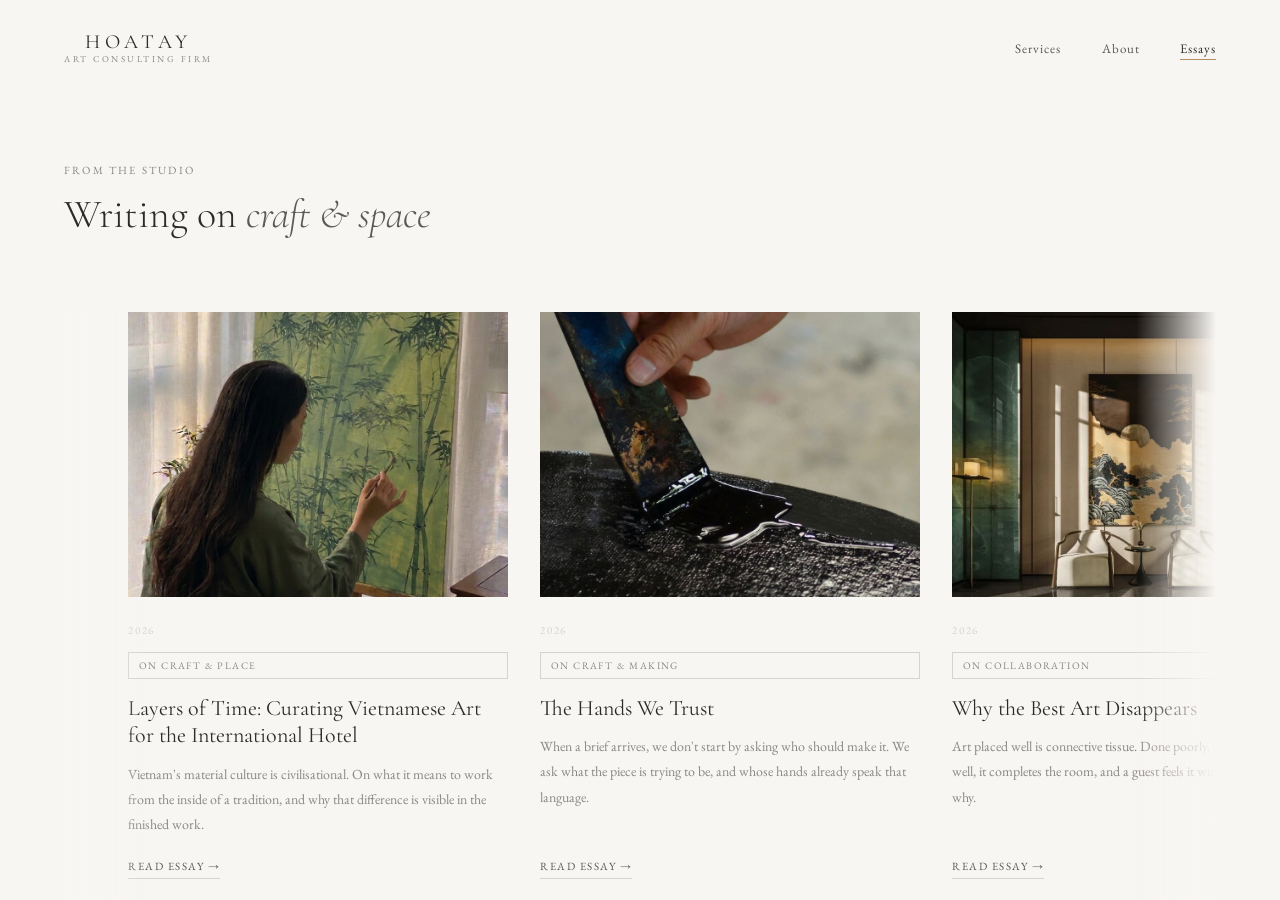
<file: essays/hmong-motifs-as-curatorial-language/index.html>
<!DOCTYPE html>
<html lang="en">
<head>
<meta charset="UTF-8">
<meta name="viewport" content="width=device-width, initial-scale=1.0">
<title>Essays | HOATAY</title>
<meta name="robots" content="noindex, follow">
<link rel="canonical" href="https://experiencehoatay.com/essays/">
<meta http-equiv="refresh" content="0; url=/essays/">
<link rel="icon" href="/favicon.svg" type="image/svg+xml">
<link rel="stylesheet" href="/assets/site.css">
<script>location.replace("/essays/");</script>
</head>
<body>
  <div style="max-width:640px;margin:0 auto;padding:120px 24px;font-family:var(--display,Georgia,serif);text-align:center">
    <p style="font-size:18px;line-height:1.6">This essay has moved. <a href="/essays/">Return to Essays →</a></p>
  </div>
</body>
</html>
</file>
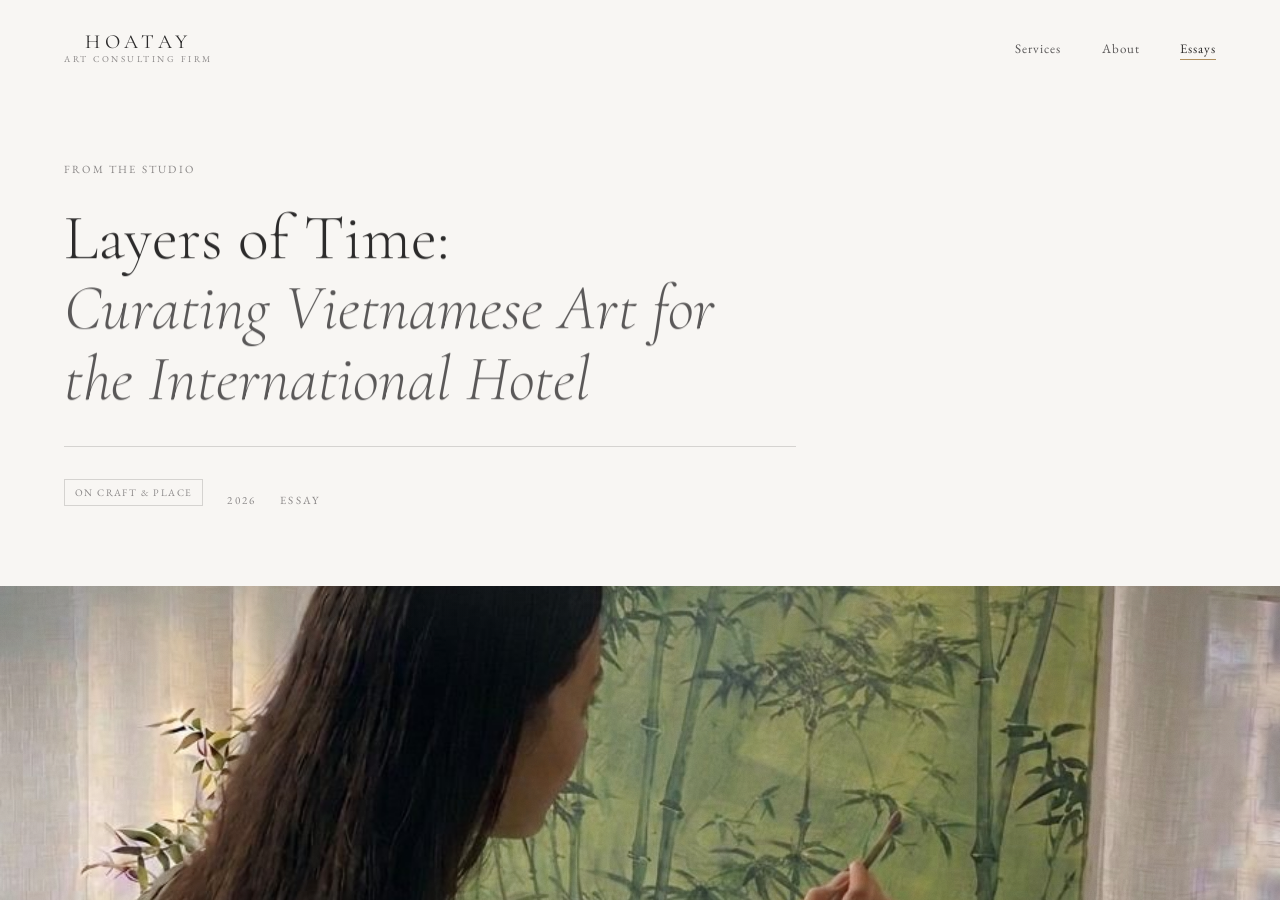
<file: essays/layers-of-time/index.html>
<!DOCTYPE html>
<html lang="en">
<head>
<meta charset="UTF-8">
<meta name="viewport" content="width=device-width, initial-scale=1.0">
<title>Layers of Time: Curating Vietnamese Art for the International Hotel | HOATAY</title>
<meta name="description" content="Vietnam is often described to international audiences as a country with rich traditions. That undersells it.">
<meta name="robots" content="index, follow, max-image-preview:large">
<link rel="canonical" href="https://experiencehoatay.com/essays/layers-of-time/">
<meta property="og:type" content="article">
<meta property="og:site_name" content="HOATAY">
<meta property="og:locale" content="en_US">
<meta property="og:title" content="Layers of Time: Curating Vietnamese Art for the International Hotel | HOATAY">
<meta property="og:description" content="Vietnam is often described to international audiences as a country with rich traditions. That undersells it.">
<meta property="og:url" content="https://experiencehoatay.com/essays/layers-of-time/">
<meta property="og:image" content="https://experiencehoatay.com/assets/img/213b49a362.jpg">
<meta name="twitter:card" content="summary_large_image">
<meta name="twitter:title" content="Layers of Time: Curating Vietnamese Art for the International Hotel | HOATAY">
<meta name="twitter:description" content="Vietnam is often described to international audiences as a country with rich traditions. That undersells it.">
<meta name="twitter:image" content="https://experiencehoatay.com/assets/img/213b49a362.jpg">
<link rel="icon" href="/favicon.svg" type="image/svg+xml">
<link rel="preconnect" href="https://fonts.googleapis.com">
<link rel="preconnect" href="https://fonts.gstatic.com" crossorigin>
<link href="https://fonts.googleapis.com/css2?family=Cormorant+Garamond:ital,wght@0,300;0,400;0,500;1,300;1,400;1,500&family=EB+Garamond:ital,wght@0,400;0,500;1,400&display=swap" rel="stylesheet">
<link rel="stylesheet" href="/assets/site.css">
<script type="application/ld+json">{"@context": "https://schema.org", "@graph": [{"@type": "ProfessionalService", "@id": "https://experiencehoatay.com/#organization", "name": "HOATAY", "alternateName": ["HOATAY Art Consulting Firm", "HOATAY JSC"], "legalName": "HOATAY JSC", "description": "Art consulting firm in Ho Chi Minh City, Vietnam, creating art programmes for luxury hotels and branded residences: curation, design, production, installation and handover.", "url": "https://experiencehoatay.com/", "email": "studio@experiencehoatay.com", "telephone": "+84903697322", "foundingDate": "2024-05", "founder": {"@type": "Person", "name": "Hồ Trang Thu", "jobTitle": "Founder & Principal Art Consultant"}, "address": {"@type": "PostalAddress", "streetAddress": "Ground Floor, Vissai Hotel, 144 Nguyễn Văn Trỗi Street, Phú Nhuận Ward", "addressLocality": "Ho Chi Minh City", "addressCountry": "VN"}, "areaServed": {"@type": "Country", "name": "Vietnam"}, "knowsAbout": ["Art consulting", "Hotel art programmes", "Art curation", "Artwork procurement", "Vietnamese lacquer art (sơn mài)", "Art installation", "Branded residence art"], "sameAs": ["https://www.linkedin.com/company/experiencehoatay", "https://maps.app.goo.gl/LgjBaKomzHduCNxm6"]}, {"@type": "WebSite", "@id": "https://experiencehoatay.com/#website", "url": "https://experiencehoatay.com/", "name": "HOATAY", "publisher": {"@id": "https://experiencehoatay.com/#organization"}, "inLanguage": "en"}]}</script>
<script type="application/ld+json">{"@context": "https://schema.org", "@type": "Article", "headline": "Layers of Time: Curating Vietnamese Art for the International Hotel", "description": "Vietnam is often described to international audiences as a country with rich traditions. That undersells it.", "image": "https://experiencehoatay.com/assets/img/213b49a362.jpg", "author": {"@type": "Organization", "name": "HOATAY", "url": "https://experiencehoatay.com/"}, "publisher": {"@id": "https://experiencehoatay.com/#organization"}, "mainEntityOfPage": "https://experiencehoatay.com/essays/layers-of-time/", "inLanguage": "en"}</script>
</head>
<body>

<!-- NAV -->
<nav id="nav">
  <a class="wordmark" href="/">
    <span class="wordmark-name">HOATAY</span>
    <span class="wordmark-sub">Art Consulting Firm</span>
  </a>
  <ul class="nav-links">
    <li><a href="/hotels/" data-page="services">Services</a></li>
    <li><a href="/about/" data-page="about">About</a></li>
    <li><a href="/essays/" data-page="essays" class="active">Essays</a></li>

  </ul>
</nav>


<div class="page active" id="page-essay-4">
  <div class="page-inner">

    <div class="essay-page-header">
      <p class="overline reveal">From the Studio</p>
      <h1 class="essay-page-title reveal d1">
        Layers of Time:<br><em>Curating Vietnamese Art for the International Hotel</em>
      </h1>
      <div class="essay-page-meta reveal d2">
        <span class="essay-project-tag">On Craft & Place</span>
        <span class="overline">2026</span>
        <span class="overline">Essay</span>
      </div>
    </div>

    <div class="essay-hero-image reveal">
      <div class="art-block art-es4" style="width:100%;height:100%"></div>
      <span class="image-credit">In the studio · Bamboo study</span>
    </div>

    <div class="essay-body">
      <aside class="essay-sidebar reveal">
        <div class="essay-sidebar-item">
          <strong>Theme</strong>
          <span>Vietnamese craft tradition & luxury hospitality</span>
        </div>
        <div class="essay-sidebar-item">
          <strong>Medium focus</strong>
          <span>Sơn mài · Lacquerwork · Traditional craft</span>
        </div>
        <div class="essay-sidebar-item">
          <strong>Reference project</strong>
          <span>Fairmont Hanoi · 500+ works delivered</span>
        </div>
        <div class="essay-sidebar-item">
          <strong>Audience</strong>
          <span>Hospitality developers · Design teams · International clients</span>
        </div>
      </aside>

      <div class="essay-text reveal d1">
        <p class="lead">Vietnam is often described to international audiences as a country with rich traditions. That undersells it.</p>

        <p>The material culture here is civilisational. The bronze drums of the Đông Sơn are more than two thousand years old. The lacquer tradition of the Red River Delta traces back at least to the fifteenth century. Ceramics, silk, mother-of-pearl inlay, wood carving are each a continuous body of knowledge, passed hand to hand across generations, still alive in working villages an hour from where we sit.</p>

        <p>This is the ground we work from. HOATAY is based in Vietnam, inside that tradition, and the work we make is shaped by it.</p>

        <div class="essay-rule"></div>

        <h2 style="font-family:var(--display);font-size:28px;font-weight:400;color:var(--ink);margin-bottom:0.75em;margin-top:0.25em">What rootedness gives the work</h2>

        <p>Depth is something a discerning guest can sense, even without naming it. A motif drawn from a reference image and a technique understood from the inside are two very different things.</p>

        <p>Take sơn mài. It is a process more than a finish: each layer of lacquer must cure completely before the next is laid, and a single panel may pass through twenty or thirty layers, built up, sanded back and built again over weeks before anything is revealed. What a guest finally sees is depth that took months to make. You are, in a real sense, looking through layers of time.</p>

        <p>That kind of understanding lives in the workshop, in relationships with master craftspeople built over years. It is the foundation of everything we curate.</p>

        <div class="essay-rule"></div>

        <h2 style="font-family:var(--display);font-size:28px;font-weight:400;color:var(--ink);margin-bottom:0.75em;margin-top:0.25em">What the guest is looking for</h2>

        <p>The contemporary luxury traveller is not isolated, and neither is their taste. They have stayed in Kyoto, in Marrakech, in Bali. When they arrive in Vietnam, they are looking for the thing that could only have been made here: art that gives a property a sense of place so specific it could not be lifted and installed anywhere else.</p>

        <p>That is the standard we hold the work to. Refinement is the floor. The real question is simpler: could this have been made for any other hotel, in any other country? If the answer is yes, the work isn't finished.</p>

        <div class="essay-rule"></div>

        <h2 style="font-family:var(--display);font-size:28px;font-weight:400;color:var(--ink);margin-bottom:0.75em;margin-top:0.25em">Inside a project: Fairmont Hanoi</h2>

        <p>The brief was to translate the spirit of Thăng Long, Hanoi's thousand-year heritage, into work that honours tradition while feeling alive in a modern luxury hotel.</p>

        <p>"Vietnamese" was the requirement, but it is not a simple one. It had to carry cultural memory without becoming folklore, imitation antique, or costume. We spent more time on that question than on any single piece.</p>

        <p>The answer was material. Sơn mài was set as the hotel's language by the design team, less because it reads as Vietnamese than because it ages in the same direction as the building itself. It deepens rather than dates. Our work was to carry that language through the property, piece by piece.</p>

        <p>As one of the principal art suppliers, we delivered more than 500 artworks and 400 accessories across the property, from public areas and guest rooms to corridors and food and beverage outlets, in lacquer, metal, embroidery wallcovering, oil painting, and wood carving. The brief asked for cohesion. What we aimed for was the feeling that the art was always meant to be there.</p>

        <div class="essay-rule"></div>

        <h2 style="font-family:var(--display);font-size:28px;font-weight:400;color:var(--ink);margin-bottom:0.75em;margin-top:0.25em">From craft to contemporary</h2>

        <p>Vietnamese fine art grew out of this same lineage of lacquer, silk, ink and the disciplined hand. When we place a contemporary Vietnamese artist alongside traditional work, the two are speaking the same language. Our role is to compose the whole, so that the smallest object in a guest room and the signature piece in the lobby share one coherent idea.</p>

        <p>A hotel's art is often the last line on the budget. It is frequently the only thing a guest remembers. Our work is to make sure that what they remember is rooted in where they are.</p>
      </div>
    </div>

    <div class="essay-nav-bar">
      <a class="text-link" href="/essays/">← Back to writing</a>
      <a class="text-link" href="/essays/the-hands-we-trust/">Next essay →</a>
    </div>

    <footer>
      <ul class="footer-links">
        <li><a href="/">Home</a></li>
        <li><a href="/hotels/">Services</a></li>
        <li><a href="/about/">About</a></li>
        <li><a href="/essays/">Essays</a></li>
      </ul>
      <span class="footer-copy">© 2026 HOATAY JSC</span>
    </footer>
  </div>
</div>
<script>window.__PAGE__="essay-4";</script>
<script src="/assets/site.js"></script>
</body>
</html>
</file>
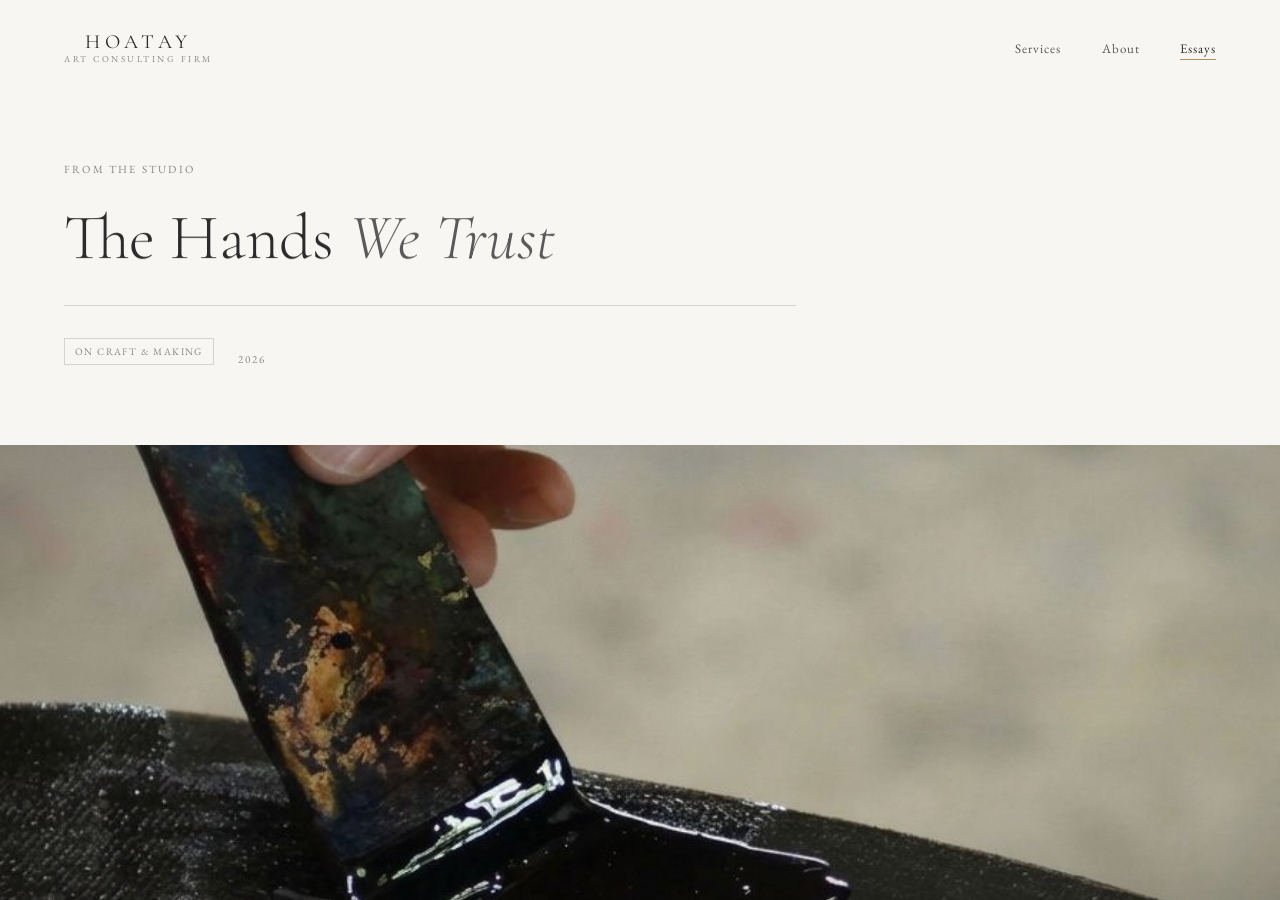
<file: essays/the-hands-we-trust/index.html>
<!DOCTYPE html>
<html lang="en">
<head>
<meta charset="UTF-8">
<meta name="viewport" content="width=device-width, initial-scale=1.0">
<title>The Hands We Trust | HOATAY</title>
<meta name="description" content="When a new brief arrives, we don&#x27;t start by asking who should make it. We ask what the piece is trying to be, and whose hands already speak that language.">
<meta name="robots" content="index, follow, max-image-preview:large">
<link rel="canonical" href="https://experiencehoatay.com/essays/the-hands-we-trust/">
<meta property="og:type" content="article">
<meta property="og:site_name" content="HOATAY">
<meta property="og:locale" content="en_US">
<meta property="og:title" content="The Hands We Trust | HOATAY">
<meta property="og:description" content="When a new brief arrives, we don&#x27;t start by asking who should make it. We ask what the piece is trying to be, and whose hands already speak that language.">
<meta property="og:url" content="https://experiencehoatay.com/essays/the-hands-we-trust/">
<meta property="og:image" content="https://experiencehoatay.com/assets/img/1a5f137da3.jpg">
<meta name="twitter:card" content="summary_large_image">
<meta name="twitter:title" content="The Hands We Trust | HOATAY">
<meta name="twitter:description" content="When a new brief arrives, we don&#x27;t start by asking who should make it. We ask what the piece is trying to be, and whose hands already speak that language.">
<meta name="twitter:image" content="https://experiencehoatay.com/assets/img/1a5f137da3.jpg">
<link rel="icon" href="/favicon.svg" type="image/svg+xml">
<link rel="preconnect" href="https://fonts.googleapis.com">
<link rel="preconnect" href="https://fonts.gstatic.com" crossorigin>
<link href="https://fonts.googleapis.com/css2?family=Cormorant+Garamond:ital,wght@0,300;0,400;0,500;1,300;1,400;1,500&family=EB+Garamond:ital,wght@0,400;0,500;1,400&display=swap" rel="stylesheet">
<link rel="stylesheet" href="/assets/site.css">
<script type="application/ld+json">{"@context": "https://schema.org", "@graph": [{"@type": "ProfessionalService", "@id": "https://experiencehoatay.com/#organization", "name": "HOATAY", "alternateName": ["HOATAY Art Consulting Firm", "HOATAY JSC"], "legalName": "HOATAY JSC", "description": "Art consulting firm in Ho Chi Minh City, Vietnam, creating art programmes for luxury hotels and branded residences: curation, design, production, installation and handover.", "url": "https://experiencehoatay.com/", "email": "studio@experiencehoatay.com", "telephone": "+84903697322", "foundingDate": "2024-05", "founder": {"@type": "Person", "name": "Hồ Trang Thu", "jobTitle": "Founder & Principal Art Consultant"}, "address": {"@type": "PostalAddress", "streetAddress": "Ground Floor, Vissai Hotel, 144 Nguyễn Văn Trỗi Street, Phú Nhuận Ward", "addressLocality": "Ho Chi Minh City", "addressCountry": "VN"}, "areaServed": {"@type": "Country", "name": "Vietnam"}, "knowsAbout": ["Art consulting", "Hotel art programmes", "Art curation", "Artwork procurement", "Vietnamese lacquer art (sơn mài)", "Art installation", "Branded residence art"], "sameAs": ["https://www.linkedin.com/company/experiencehoatay", "https://maps.app.goo.gl/LgjBaKomzHduCNxm6"]}, {"@type": "WebSite", "@id": "https://experiencehoatay.com/#website", "url": "https://experiencehoatay.com/", "name": "HOATAY", "publisher": {"@id": "https://experiencehoatay.com/#organization"}, "inLanguage": "en"}]}</script>
<script type="application/ld+json">{"@context": "https://schema.org", "@type": "Article", "headline": "The Hands We Trust", "description": "When a new brief arrives, we don't start by asking who should make it. We ask what the piece is trying to be, and whose hands already speak that language.", "image": "https://experiencehoatay.com/assets/img/1a5f137da3.jpg", "author": {"@type": "Organization", "name": "HOATAY", "url": "https://experiencehoatay.com/"}, "publisher": {"@id": "https://experiencehoatay.com/#organization"}, "mainEntityOfPage": "https://experiencehoatay.com/essays/the-hands-we-trust/", "inLanguage": "en"}</script>
</head>
<body>

<!-- NAV -->
<nav id="nav">
  <a class="wordmark" href="/">
    <span class="wordmark-name">HOATAY</span>
    <span class="wordmark-sub">Art Consulting Firm</span>
  </a>
  <ul class="nav-links">
    <li><a href="/hotels/" data-page="services">Services</a></li>
    <li><a href="/about/" data-page="about">About</a></li>
    <li><a href="/essays/" data-page="essays" class="active">Essays</a></li>

  </ul>
</nav>


<div class="page active" id="page-essay-5">
  <div class="page-inner">

    <div class="essay-page-header">
      <p class="overline reveal">From the Studio</p>
      <h1 class="essay-page-title reveal d1">
        The Hands <em>We Trust</em>
      </h1>
      <div class="essay-page-meta reveal d2">
        <span class="essay-project-tag">On Craft & Making</span>
        <span class="overline">2026</span>
      </div>
    </div>

    <div class="essay-hero-image reveal">
      <div class="art-block art-es5" style="width:100%;height:100%"></div>
    </div>

    <div class="essay-body">
      <aside class="essay-sidebar reveal">
        <div class="essay-sidebar-item">
          <strong>Theme</strong>
          <span>Maker selection & curatorial process</span>
        </div>
        <div class="essay-sidebar-item">
          <strong>Medium</strong>
          <span>Lacquerwork, Vietnamese craft traditions</span>
        </div>
        <div class="essay-sidebar-item">
          <strong>Year</strong>
          <span>2026</span>
        </div>
      </aside>

      <div class="essay-text reveal d1">

        <p class="lead">When a new brief arrives, we don't start by asking who should make it. We ask what the piece is trying to be, and whose hands already speak that language.</p>

        <p>The difference matters. One question looks outward, toward a list of names. The other looks inward, toward the work itself. The work, it turns out, knows more than we do. If you sit with a brief long enough, it begins to point. Toward a region, a tradition, a way of working, a particular relationship between hand and material. Our task is to follow that pointing, not to override it with a decision we've already made.</p>

        <p>A palette tells you something. A technique tells you something. The mood a space is reaching for tells you something. The weight of the commission — whether it is one piece or a hundred — tells you something else. All of this is language, and the brief is speaking it before we've said a word.</p>

        <p>Take lacquer. In Vietnam, lacquer lives in two techniques. There is <em>sơn ta</em> — natural lacquer drawn from the sap of the lacquer tree, the traditional method of the North, built up in slow patient layers that need humidity to cure. And then there is what people loosely call "Japanese lacquer" — still Vietnamese craft, still the same layering by hand, but using imported industrial paint from Japan or Thailand that dries quickly in ordinary dry air. The name comes from where the paint is sourced, not from the tradition. The hands, the knowledge, the method passed down — all Vietnamese.</p>

        <p>When a brief calls for a brighter palette, <em>sơn ta</em> cannot reach it. The colour has already told us where to look. When the timeline is tight — <em>sơn ta</em> cures slowly, week by patient week, and a production window doesn't always allow for that — the brief says it again, more clearly. It is less choosing than listening, following what the work asks for, toward the hands most likely to understand it.</p>

        <p>Then the search begins. The same brief goes to several makers, with the same request, the same deadline, the same starting point. What comes back is never the same twice, which is the point. We are searching for sensibility, not testing performance. Whose natural aesthetic language is closest to what this brief is reaching toward? One maker moves toward fine detail. Another toward boldness of form. Another toward a restraint that suits a more minimal room. Each sample is a different reading of the same invitation, and some of those readings are simply closer to the spirit of what the work wants to be.</p>

        <p>It feels closer to recognition than evaluation. Which hands have heard what this piece is trying to say? The sample that fits is not always the most technically impressive one. It is the one that feels, without forcing, like part of the project already, as though the maker understood something the brief never explicitly stated.</p>

        <p>The practical realities arrive alongside all of this, and we carry them honestly. What we know of this client — how they see, what they have responded to in the past, the aesthetic instincts that show up even when they are not stated. What the operator's brand allows and what it doesn't. The season — because humidity, temperature, and rainfall shape what is genuinely possible within a given production window. The scale — because a maker who produces one extraordinary piece is not always the same maker who can sustain a hundred of them without something giving. These things matter, and we would be dishonest to pretend otherwise. But they are the landscape navigated, not the direction travelled. They follow the curatorial decision. They do not lead it.</p>

        <div class="essay-rule"></div>

        <h2>When the real work begins</h2>

        <p>Once a maker is chosen, the brief changes character. What began as a document of intentions becomes a conversation, and it runs both ways.</p>

        <p>A maker who has worked a material for years knows things no brief can contain. They know where <em>sơn ta</em> can be pushed and where it will resist. They know what happens when a colour is taken to its limit, or when a traditional technique is asked to do something it has never done before. That knowledge is among the most valuable things they bring to the work.</p>

        <p>So the brief is shared, and then the listening begins again. We listen for the maker's instinct, for the moments when they say, softly or directly: <em>this could go further. This could be different. What if we tried this?</em> Those moments are where the work grows beyond what either party imagined at the start. An idea that has passed through real hands, been tested against the limits of real materials, and come out the other side more alive than it entered. Something neither the brief nor the maker could have arrived at alone.</p>

        <p>This creative exchange is the point of the process: the risk-taking, the experimental push, the willingness to let a maker's deep knowledge redirect the original idea. Selection is the beginning of the work, not the end.</p>

        <div class="essay-rule"></div>

        <h2>What choosing really means</h2>

        <p>By the time a choice is made, the choosing has mostly already happened. The brief pointed toward a sensibility. The samples showed whose hands already held it. The practical realities confirmed what was possible. What remains is less a decision than a recognition, a yes to what the project has been reaching toward all along. Following, not imposing.</p>

        <p>But underneath all of this, there is something that process alone cannot hold.</p>

        <p>When we say yes to a maker, we carry their work, and their community, into a space they may never enter. Their hands will be in rooms where guests may not know their name, may not think about the studio or workshop two hours from the city, the artist or artisan who spent months building this up, layer by careful layer. That invisibility is part of what this work is. It does not make the choice feel light.</p>

        <p>We think of it as an introduction between craft and the world it enters, between a place and the people whose hands made it possible. When it works, a guest feels something without being able to name it. And somewhere, a maker, or a whole community of makers, continues what they have always done, now part of a conversation much larger than itself.</p>

        <p>Every brief deserves rigour. Every choice deserves care. We try never to separate the two.</p>

      </div>
    </div>

    <div class="essay-nav-bar">
      <a class="text-link" href="/essays/layers-of-time/">← Previous essay</a>
      <a class="text-link" href="/essays/why-the-best-art-disappears/">Next essay →</a>
    </div>

    <footer>
      <ul class="footer-links">
        <li><a href="/">Home</a></li>
        <li><a href="/hotels/">Services</a></li>
        <li><a href="/about/">About</a></li>
        <li><a href="/essays/">Essays</a></li>
      </ul>
      <span class="footer-copy">© 2026 HOATAY JSC</span>
    </footer>
  </div>
</div>
<script>window.__PAGE__="essay-5";</script>
<script src="/assets/site.js"></script>
</body>
</html>
</file>
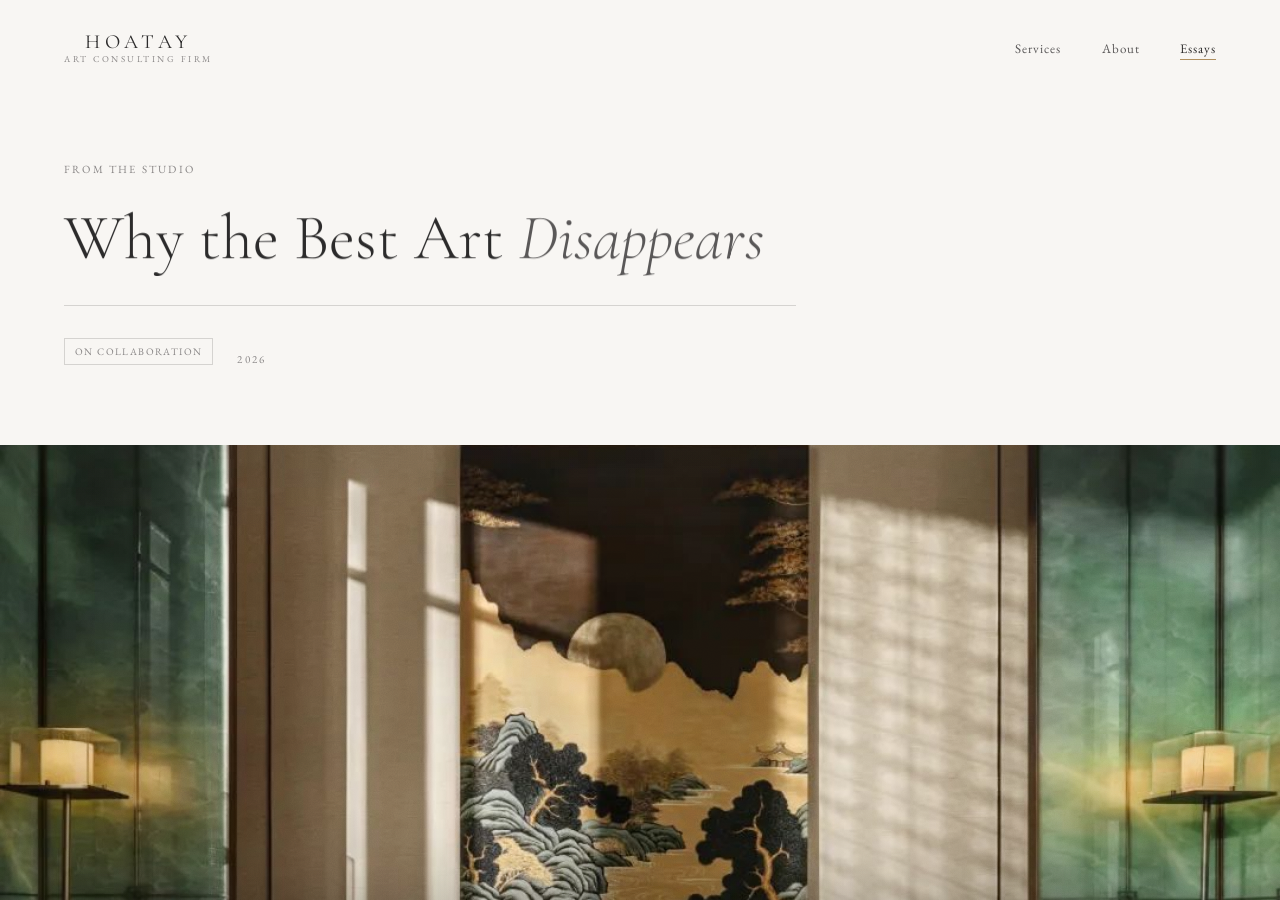
<file: essays/why-the-best-art-disappears/index.html>
<!DOCTYPE html>
<html lang="en">
<head>
<meta charset="UTF-8">
<meta name="viewport" content="width=device-width, initial-scale=1.0">
<title>Why the Best Art Disappears | HOATAY</title>
<meta name="description" content="When we walk into a hotel space for the first time, we try to arrive with nothing to say. We are not there to assess or to plan yet, only to listen to what…">
<meta name="robots" content="index, follow, max-image-preview:large">
<link rel="canonical" href="https://experiencehoatay.com/essays/why-the-best-art-disappears/">
<meta property="og:type" content="article">
<meta property="og:site_name" content="HOATAY">
<meta property="og:locale" content="en_US">
<meta property="og:title" content="Why the Best Art Disappears | HOATAY">
<meta property="og:description" content="When we walk into a hotel space for the first time, we try to arrive with nothing to say. We are not there to assess or to plan yet, only to listen to what…">
<meta property="og:url" content="https://experiencehoatay.com/essays/why-the-best-art-disappears/">
<meta property="og:image" content="https://experiencehoatay.com/assets/img/8f384b17af.jpg">
<meta name="twitter:card" content="summary_large_image">
<meta name="twitter:title" content="Why the Best Art Disappears | HOATAY">
<meta name="twitter:description" content="When we walk into a hotel space for the first time, we try to arrive with nothing to say. We are not there to assess or to plan yet, only to listen to what…">
<meta name="twitter:image" content="https://experiencehoatay.com/assets/img/8f384b17af.jpg">
<link rel="icon" href="/favicon.svg" type="image/svg+xml">
<link rel="preconnect" href="https://fonts.googleapis.com">
<link rel="preconnect" href="https://fonts.gstatic.com" crossorigin>
<link href="https://fonts.googleapis.com/css2?family=Cormorant+Garamond:ital,wght@0,300;0,400;0,500;1,300;1,400;1,500&family=EB+Garamond:ital,wght@0,400;0,500;1,400&display=swap" rel="stylesheet">
<link rel="stylesheet" href="/assets/site.css">
<script type="application/ld+json">{"@context": "https://schema.org", "@graph": [{"@type": "ProfessionalService", "@id": "https://experiencehoatay.com/#organization", "name": "HOATAY", "alternateName": ["HOATAY Art Consulting Firm", "HOATAY JSC"], "legalName": "HOATAY JSC", "description": "Art consulting firm in Ho Chi Minh City, Vietnam, creating art programmes for luxury hotels and branded residences: curation, design, production, installation and handover.", "url": "https://experiencehoatay.com/", "email": "studio@experiencehoatay.com", "telephone": "+84903697322", "foundingDate": "2024-05", "founder": {"@type": "Person", "name": "Hồ Trang Thu", "jobTitle": "Founder & Principal Art Consultant"}, "address": {"@type": "PostalAddress", "streetAddress": "Ground Floor, Vissai Hotel, 144 Nguyễn Văn Trỗi Street, Phú Nhuận Ward", "addressLocality": "Ho Chi Minh City", "addressCountry": "VN"}, "areaServed": {"@type": "Country", "name": "Vietnam"}, "knowsAbout": ["Art consulting", "Hotel art programmes", "Art curation", "Artwork procurement", "Vietnamese lacquer art (sơn mài)", "Art installation", "Branded residence art"], "sameAs": ["https://www.linkedin.com/company/experiencehoatay", "https://maps.app.goo.gl/LgjBaKomzHduCNxm6"]}, {"@type": "WebSite", "@id": "https://experiencehoatay.com/#website", "url": "https://experiencehoatay.com/", "name": "HOATAY", "publisher": {"@id": "https://experiencehoatay.com/#organization"}, "inLanguage": "en"}]}</script>
<script type="application/ld+json">{"@context": "https://schema.org", "@type": "Article", "headline": "Why the Best Art Disappears", "description": "When we walk into a hotel space for the first time, we try to arrive with nothing to say. We are not there to assess or to plan yet, only to listen to what…", "image": "https://experiencehoatay.com/assets/img/8f384b17af.jpg", "author": {"@type": "Organization", "name": "HOATAY", "url": "https://experiencehoatay.com/"}, "publisher": {"@id": "https://experiencehoatay.com/#organization"}, "mainEntityOfPage": "https://experiencehoatay.com/essays/why-the-best-art-disappears/", "inLanguage": "en"}</script>
</head>
<body>

<!-- NAV -->
<nav id="nav">
  <a class="wordmark" href="/">
    <span class="wordmark-name">HOATAY</span>
    <span class="wordmark-sub">Art Consulting Firm</span>
  </a>
  <ul class="nav-links">
    <li><a href="/hotels/" data-page="services">Services</a></li>
    <li><a href="/about/" data-page="about">About</a></li>
    <li><a href="/essays/" data-page="essays" class="active">Essays</a></li>

  </ul>
</nav>


<div class="page active" id="page-essay-6">
  <div class="page-inner">

    <div class="essay-page-header">
      <p class="overline reveal">From the Studio</p>
      <h1 class="essay-page-title reveal d1">
        Why the Best Art <em>Disappears</em>
      </h1>
      <div class="essay-page-meta reveal d2">
        <span class="essay-project-tag">On Collaboration</span>
        <span class="overline">2026</span>
      </div>
    </div>

    <div class="essay-hero-image reveal">
      <div class="art-block art-es6" style="width:100%;height:100%"></div>
    </div>

    <div class="essay-body">
      <aside class="essay-sidebar reveal">
        <div class="essay-sidebar-item">
          <strong>Theme</strong>
          <span>Art, collaboration & the hospitality interior</span>
        </div>
        <div class="essay-sidebar-item">
          <strong>Medium</strong>
          <span>Cross-disciplinary practice</span>
        </div>
        <div class="essay-sidebar-item">
          <strong>Year</strong>
          <span>2026</span>
        </div>
      </aside>

      <div class="essay-text reveal d1">

        <p class="lead">When we walk into a hotel space for the first time, we try to arrive with nothing to say. We are not there to assess or to plan yet, only to listen to what the room is already saying before we have decided anything about it.</p>

        <p>A finished space is never the work of one hand. By the time a guest walks in and feels something (calm, arrival, intimacy, ease), many people have already shaped that feeling. The architect who set the proportions. The interior designer who chose the materials and the light. The operator who understands, better than anyone, who will move through the space and what they will need from it.</p>

        <p>Art arrives into a conversation already underway. This is something we hold close at HOATAY: we are not the first voice in a space, and we are not the loudest. We are often the last, so our work begins by listening.</p>

        <div class="essay-rule"></div>

        <h2>Listening first</h2>

        <p>Before we propose anything, we spend time understanding what others have already set in motion. We walk the space at different hours when we can, because light changes a room entirely: what reads as calm in the morning can feel cold by afternoon. We notice where people slow down and where they pass through without looking up. We pay attention to how sound moves, where the eye naturally rests, what the architecture is reaching for beneath what is immediately visible.</p>

        <p>We ask what the designer intended by this material, this restraint, this particular quality of stillness. We ask what the operator needs the room to hold at seven in the morning and again at midnight, because the same space must do very different things across a single day.</p>

        <p>These are not questions we ask in order to overrule. They are questions we ask because everything that follows depends on the answers. The most useful thing an art consultant can do is arrive without ego, curious about what is already present, rather than eager to announce what they have brought.</p>

        <div class="essay-rule"></div>

        <h2>The thread that ties</h2>

        <p>Art, placed well, is connective tissue. It is the thread that draws the architect's structure, the designer's surfaces, and the operator's purpose into a single, coherent feeling. Done poorly, art competes: it announces itself, pulls the eye away, joins a different conversation from the one the room is having. Done well, it completes the room so naturally that a guest cannot quite say why, only that something is right.</p>

        <p>Restraint is part of this. Sometimes the most connective act is to add very little, or to leave something deliberately open. A wall that stays bare is not a wall we forgot. It is a breath the room needed. Knowing what not to place is the same skill as knowing what to place, and we try to hold both with equal care.</p>

        <p>This is why we think of ourselves less as authors than as collaborators. The work that lasts is many hands in accord, making something none of them could have made alone.</p>

        <div class="essay-rule"></div>

        <h2>A wider circle</h2>

        <p>But a place is larger than its rooms. A guest has not only arrived somewhere comfortable; they have arrived <em>somewhere</em>: a city, a coastline, a culture with its own hands and history. The most considered hotels understand that a stay is also a kind of introduction to a place.</p>

        <p>This is where art does something that furniture cannot. A chair, however beautiful, gives comfort and form. A work of art carries the hand that made it: a particular person, a tradition, a material drawn from that ground. A small object, holding more than its size.</p>

        <p>So our collaboration does not end with the design team. It reaches outward to the artists and makers of the place itself. We work with local hands wherever we can, because a piece made nearby connects the hotel to its destination, and the guest to the community whose culture they have, however briefly, come to be among.</p>

        <p>And when we say yes to a maker, we are carrying their work into a space they may never enter themselves. Their hands will be present in a room where guests may not know their name, may not think about the studio or workshop where this was built, layer by careful layer. We hold that responsibility with care. It is one of the reasons the placing matters as much as the choosing.</p>

        <p>Art becomes an introduction between the traveller and the place, and a way for the people of that place to remain present within it.</p>

        <div class="essay-rule"></div>

        <h2>In good company</h2>

        <p>We are sometimes asked what makes a HOATAY project recognisable. The honest answer is that the best ones are not recognisable as ours at all. The art looks as though it grew from the same intention as everything around it, as though the architect, the designer, the operator, the artist, and the place itself had all been in the same room from the beginning.</p>

        <p>This is why the best art disappears. It belongs so completely that you cannot imagine the space without it, or quite see where it ends and the room begins. It has stopped being an artwork placed inside a space and become part of what that space is, something that was always going to be there.</p>

        <p>That is the whole ambition: for the space, and the city around it, to speak with one voice before anyone notices the art. And for that voice to sound as though it could only have come from here.</p>

      </div>
    </div>

    <div class="essay-nav-bar">
      <a class="text-link" href="/essays/the-hands-we-trust/">← Previous essay</a>
    </div>

    <footer>
      <ul class="footer-links">
        <li><a href="/">Home</a></li>
        <li><a href="/hotels/">Services</a></li>
        <li><a href="/about/">About</a></li>
        <li><a href="/essays/">Essays</a></li>
      </ul>
      <span class="footer-copy">© 2026 HOATAY JSC</span>
    </footer>
  </div>
</div>
<script>window.__PAGE__="essay-6";</script>
<script src="/assets/site.js"></script>
</body>
</html>
</file>
<file: assets/site.css>
*,*::before,*::after{box-sizing:border-box;margin:0;padding:0}

:root{
  --ink:#2C2B2B;
  --deep:#3F3D3D;
  --primary:#5A5858;
  --stone:#8A8787;
  --mist:#D5D3D0;
  --chalk:#F0EDEA;
  --ivory:#F8F6F3;
  --gold-deep:#8B6E3A;
  --gold:#B09060;
  --gold-warm:#D4B88A;
  --gold-pale:#F2E8D9;
  --sage-deep:#4A5E44;
  --sage:#7A8C72;
  --sage-soft:#AEBBA8;
  --sage-pale:#DCE4D9;
  --display:'Cormorant Garamond',Georgia,serif;
  --body:'EB Garamond',Georgia,serif;
  --ease:cubic-bezier(0.4,0,0.2,1);
  --ease-out:cubic-bezier(0,0,0.2,1);
}

html{scroll-behavior:smooth}

body{
  background:var(--ivory);
  color:var(--ink);
  font-family:var(--body);
  font-size:16px;
  line-height:1.7;
  overflow-x:hidden;
}

/* ── UTILITIES ── */
.overline{
  font-family:var(--body);
  font-size:11px;
  letter-spacing:0.2em;
  text-transform:uppercase;
  color:var(--stone);
}

.text-link{
  display:inline-flex;
  align-items:center;
  gap:8px;
  font-size:13px;
  letter-spacing:0.08em;
  color:var(--ink);
  text-decoration:none;
  border-bottom:0.5px solid var(--mist);
  padding-bottom:2px;
  transition:gap 0.35s var(--ease), border-color 0.35s, color 0.35s;
}
.text-link:hover{gap:14px;border-color:var(--gold);color:var(--gold-deep)}

/* ── NAV ── */
nav{
  position:fixed;
  top:0;left:0;right:0;
  z-index:200;
  display:flex;
  align-items:center;
  justify-content:space-between;
  padding:32px 64px;
  background:rgba(248,246,243,0.96);
  backdrop-filter:blur(12px);
  -webkit-backdrop-filter:blur(12px);
  border-bottom:0.5px solid transparent;
  transition:padding 0.5s var(--ease), border-color 0.5s;
}
nav.scrolled{padding:20px 64px;border-color:var(--mist)}

.wordmark{
  display:flex;flex-direction:column;gap:3px;
  text-decoration:none;cursor:pointer;
  align-items:center;
}
.wordmark-name{
  font-family:var(--display);
  font-size:20px;font-weight:400;
  letter-spacing:0.22em;
  color:var(--ink);text-transform:uppercase;line-height:1;
  transition:color 0.3s;
}
.wordmark-sub{
  font-size:9px;letter-spacing:0.28em;
  text-transform:uppercase;color:var(--stone);line-height:1;
}
.wordmark:hover .wordmark-name{color:var(--primary)}

.nav-links{display:flex;gap:40px;list-style:none}
.nav-links a{
  font-size:13px;letter-spacing:0.08em;
  color:var(--primary);text-decoration:none;
  font-family:var(--body);
  position:relative;
  padding-bottom:2px;
  transition:color 0.3s;
}
.nav-links a::after{
  content:'';position:absolute;bottom:0;left:0;
  width:0;height:0.5px;background:var(--gold);
  transition:width 0.35s var(--ease-out);
}
.nav-links a:hover{color:var(--ink)}
.nav-links a:hover::after{width:100%}
.nav-links a.active{color:var(--ink)}
.nav-links a.active::after{width:100%}

/* ── PAGE SYSTEM ── */
.page{
  position:fixed;
  inset:0;
  overflow-y:auto;
  overflow-x:hidden;
  background:var(--ivory);
  opacity:0;
  pointer-events:none;
  transform:translateY(16px);
  transition:opacity 0.55s var(--ease), transform 0.55s var(--ease);
  will-change:opacity,transform;
}
.page.active{
  opacity:1;
  pointer-events:all;
  transform:translateY(0);
}
/* Front page is active by default */
#page-main{z-index:1}
#page-about{z-index:10}
#page-tours{z-index:10}

/* ── HERO ── */
#hero{
  height:100vh;
  position:relative;
  overflow:hidden;
}

.hero-media{
  position:absolute;
  inset:0;
  width:100%;height:100%;
}

/* Placeholder styling — remove once real image/video is inserted */
.hero-media-placeholder{
  width:100%;height:100%;
  background:var(--chalk);
  display:flex;flex-direction:column;
  align-items:center;justify-content:center;
  gap:16px;
  border:1.5px dashed var(--mist);
}
.hero-media-placeholder p{
  font-size:11px;letter-spacing:0.2em;
  text-transform:uppercase;color:var(--mist);
  text-align:center;line-height:1.8;
}

/* Real image: .hero-media img */
.hero-media img,
.hero-media video{
  width:100%;height:100%;
  object-fit:cover;
  object-position:center;
  display:block;
}

.hero-overlay{
  position:absolute;
  inset:0;
  background:
    linear-gradient(
      to top,
      rgba(44,43,43,0.55) 0%,
      rgba(44,43,43,0.10) 50%,
      rgba(44,43,43,0) 100%
    ),
    rgba(44,43,43,0.20);
}

.hero-content{
  position:absolute;
  bottom:0;left:0;right:0;
  padding:0 64px 132px;
}

/* ── Hero client band ── */
.hero-clients{
  position:absolute;
  bottom:0;left:0;right:0;
  padding:20px 64px 22px;
  border-top:0.5px solid rgba(248,246,243,0.14);
  display:flex;flex-wrap:wrap;
  align-items:center;gap:10px 28px;
  z-index:3;
}
.hero-clients span{
  font-family:var(--body);
  font-size:10px;letter-spacing:0.24em;
  text-transform:uppercase;
  color:rgba(248,246,243,0.42);
}
.hero-clients span + span::before{
  content:'·';
  margin-right:28px;
  color:rgba(248,246,243,0.28);
}

.hero-headline{
  font-family:var(--display);
  font-size:clamp(44px,5.5vw,76px);
  font-weight:300;line-height:1.06;
  letter-spacing:-0.01em;
  color:var(--ivory);
  margin-top:20px;margin-bottom:40px;
}
.hero-headline em{font-style:italic;color:var(--gold-warm)}

.hero-scroll{
  display:flex;align-items:center;gap:16px;
  font-size:11px;letter-spacing:0.2em;
  text-transform:uppercase;color:rgba(248,246,243,0.5);
  text-decoration:none;cursor:pointer;width:fit-content;
  transition:color 0.4s var(--ease-out);
}
.hero-scroll:hover{color:rgba(248,246,243,0.85)}
.hero-scroll::after{
  content:'';width:48px;height:0.5px;background:rgba(248,246,243,0.4);
  display:block;animation:scrollLine 2.5s var(--ease-out) infinite;
}
.hero-location{
  position:absolute;
  top:50%;right:64px;
  transform:translateY(-50%);
  writing-mode:vertical-rl;
  font-size:11px;letter-spacing:0.2em;
  text-transform:uppercase;color:rgba(248,246,243,0.35);
}
@keyframes scrollLine{
  0%{width:48px;opacity:1}
  60%{width:72px;opacity:0.5}
  100%{width:48px;opacity:1}
}

/* ── WORK ── */
#work{padding-top:96px}

.work-intro{
  display:flex;justify-content:space-between;
  align-items:flex-end;
  padding:0 64px 64px;
}

.project-featured{width:100%;cursor:pointer;position:relative}
.project-featured .art-block{width:100%;height:70vh;position:relative;overflow:hidden}

.art-fairmont{background-image:url("/assets/img/b506ca4a12.jpg");
  background-size:cover;
  background-position:center;
}
.art-phuquoc{
  background-image:url("/assets/img/0177f28d56.jpg");
  background-size:cover;
  background-position:center;
}
.art-sapa{
  background-image:url("/assets/img/5fbc4fe6ff.jpg");
  background-size:cover;
  background-position:center;
}
.art-tours-visual{
  background:
    radial-gradient(ellipse 50% 40% at 40% 40%,rgba(176,144,96,0.45) 0%,transparent 60%),
    radial-gradient(ellipse 40% 55% at 70% 65%,rgba(44,43,43,0.5) 0%,transparent 55%),
    linear-gradient(150deg,#1e1814 0%,#3d3020 20%,#8B6E3A 45%,#B09060 62%,#D4B88A 75%,#2C2B2B 90%);
}

.img-zoom{
  transition:transform 0.9s cubic-bezier(0.25,0.46,0.45,0.94);
}
.img-zoom:hover{transform:scale(1.03)}

.project-caption{
  padding:24px 64px;
  display:flex;align-items:baseline;
  justify-content:space-between;
}
.project-meta{display:flex;flex-direction:column;gap:6px}
.project-client{
  font-size:11px;letter-spacing:0.2em;
  text-transform:uppercase;color:var(--stone);
}
.project-name{
  font-family:var(--display);font-size:24px;
  font-weight:400;color:var(--ink);letter-spacing:0.01em;
}
.project-detail{font-size:13px;color:var(--stone);font-family:var(--body)}
.project-tag{
  font-size:11px;letter-spacing:0.14em;
  text-transform:uppercase;color:var(--primary);
  border:0.5px solid var(--mist);padding:6px 14px;
}

.work-grid{display:grid;grid-template-columns:1fr 1fr;gap:2px;margin-top:2px}
.project-grid-item{cursor:pointer;position:relative}
.project-grid-item .art-block{width:100%;height:55vh;position:relative;overflow:hidden}
.project-grid-caption{padding:20px 32px;background:var(--ivory)}

/* ── SERVICES ── */
#services{padding:160px 64px}
.services-layout{
  display:grid;grid-template-columns:1fr 2fr;
  gap:96px;align-items:start;
}
.services-list{list-style:none}
.service-item{
  display:grid;grid-template-columns:auto 1fr auto;
  align-items:baseline;gap:24px;
  padding:32px 0;
  border-top:0.5px solid var(--mist);
  cursor:default;
}
.service-item:last-child{border-bottom:0.5px solid var(--mist)}
.service-num{font-family:var(--display);font-size:13px;color:var(--mist);font-weight:300}
.service-name{font-family:var(--display);font-size:32px;font-weight:300;color:var(--ink);letter-spacing:-0.01em;transition:color 0.3s}
.service-arrow{font-size:16px;color:var(--mist);transition:color 0.35s,transform 0.35s var(--ease)}
.service-item:hover .service-name{color:var(--primary)}
.service-item:hover .service-arrow{color:var(--gold);transform:translateX(6px)}

/* ── CONTACT ── */
#contact{padding:160px 64px;text-align:center}
.contact-headline{
  font-family:var(--display);
  font-size:clamp(44px,6vw,84px);
  font-weight:300;font-style:italic;
  color:var(--ink);line-height:1.08;
  margin:40px 0 64px;
}
.contact-email{
  font-family:var(--display);font-size:24px;
  font-weight:400;color:var(--ink);
  text-decoration:none;
  border-bottom:0.5px solid var(--mist);
  padding-bottom:4px;
  transition:border-color 0.35s,color 0.35s;
  letter-spacing:0.02em;
}
.contact-email:hover{color:var(--gold);border-color:var(--gold)}
.contact-location{
  margin-top:48px;font-size:11px;
  letter-spacing:0.2em;text-transform:uppercase;color:var(--mist);
}

/* ── FOOTER ── */
footer{
  padding:32px 64px;
  display:flex;align-items:center;justify-content:space-between;
  border-top:0.5px solid var(--mist);
}
.footer-word{
  font-family:var(--display);font-size:13px;
  letter-spacing:0.18em;text-transform:uppercase;color:var(--stone);
}
.footer-copy{font-size:11px;letter-spacing:0.1em;color:var(--mist)}
.footer-links{display:flex;gap:32px;list-style:none}
.footer-links a{
  font-size:11px;letter-spacing:0.12em;text-transform:uppercase;
  color:var(--mist);text-decoration:none;transition:color 0.3s;
}
.footer-links a:hover{color:var(--stone)}

/* ── ABOUT PAGE ── */
#page-about .page-inner{padding-top:140px}

.about-hero{
  padding:180px 64px 140px;
  display:flex;flex-direction:column;
  align-items:flex-start;
  min-height:0;
  border-bottom:0.5px solid var(--mist);
}
.about-hero-text{max-width:760px}
.about-hero-lede{
  font-family:var(--display);
  font-size:clamp(19px,1.7vw,24px);
  font-weight:300;line-height:1.65;
  color:var(--primary);
  margin-top:28px;max-width:620px;
}
.about-hero-text{}
.about-page-headline{
  font-family:var(--display);
  font-size:clamp(48px,6vw,88px);
  font-weight:300;line-height:1.05;
  color:var(--ink);margin-top:24px;
}
.about-page-headline em{font-style:italic;color:var(--primary)}

.about-hero-image{
  height:620px;
  background-color:var(--chalk);
}

.about-body-section{
  padding:96px 64px;
  background:var(--chalk);
  display:grid;grid-template-columns:1fr 1.6fr;
  gap:96px;align-items:start;
}
.about-sticky{position:sticky;top:140px}
.about-section-label{
  font-family:var(--display);font-size:32px;
  font-weight:300;color:var(--ink);
  margin-top:16px;line-height:1.2;
}
.about-section-label em{font-style:italic;color:var(--primary)}
.about-rule{width:32px;height:0.5px;background:var(--gold);margin-top:32px}
.about-copy{font-size:16px;line-height:1.9;color:var(--primary)}
.about-copy p+p{margin-top:24px}
.about-copy strong{color:var(--ink);font-weight:500}

.about-stats-row{
  padding:96px 64px;
  display:grid;grid-template-columns:repeat(4,1fr);
  border-top:0.5px solid var(--mist);
}
.about-stat{padding:40px 0;border-right:0.5px solid var(--mist)}
.about-stat:last-child{border-right:none}
.about-stat-num{
  font-family:var(--display);font-size:64px;
  font-weight:300;color:var(--ink);line-height:1;
}
.about-stat-label{
  font-size:11px;letter-spacing:0.16em;
  text-transform:uppercase;color:var(--stone);margin-top:8px;
}

/* ── TOURS PAGE ── */
#page-tours .page-inner{padding-top:140px}

.tours-hero{
  height:80vh;position:relative;overflow:hidden;
}
.tours-hero-img{
  position:absolute;inset:0;
  background:var(--art-tours-visual,
    radial-gradient(ellipse 50% 40% at 40% 40%,rgba(176,144,96,0.45) 0%,transparent 60%),
    linear-gradient(150deg,#1e1814 0%,#8B6E3A 45%,#D4B88A 75%,#2C2B2B 90%));
  background:
    radial-gradient(ellipse 50% 40% at 40% 40%,rgba(176,144,96,0.45) 0%,transparent 60%),
    radial-gradient(ellipse 40% 55% at 70% 65%,rgba(44,43,43,0.5) 0%,transparent 55%),
    linear-gradient(150deg,#1e1814 0%,#3d3020 20%,#8B6E3A 45%,#B09060 62%,#D4B88A 75%,#2C2B2B 90%);
  transform:scale(1.05);
  transition:transform 0.9s var(--ease-out);
}
.tours-hero:hover .tours-hero-img{transform:scale(1.02)}
.tours-hero-overlay{
  position:absolute;inset:0;
  background:linear-gradient(to top,rgba(44,43,43,0.6) 0%,transparent 50%);
}
.tours-hero-caption{
  position:absolute;bottom:64px;left:64px;right:64px;
  color:var(--ivory);
}
.tours-hero-headline{
  font-family:var(--display);
  font-size:clamp(44px,6vw,80px);
  font-weight:300;line-height:1.06;
}
.tours-hero-headline em{font-style:italic;color:var(--gold-warm)}

.tours-content-section{
  display:grid;grid-template-columns:1fr 1fr;
  align-items:start;
}
.tours-content-text{
  padding:96px 64px;
  border-right:0.5px solid var(--mist);
}
.tours-content-detail{
  padding:96px 64px;
}
.tours-body{font-size:16px;line-height:1.9;color:var(--primary);margin-top:24px}
.tours-body p+p{margin-top:20px}

.tour-feature-num{
  font-family:var(--display);
  font-size:96px;font-weight:300;
  color:var(--chalk);line-height:1;
  margin-bottom:16px;
}

.tours-what-list{list-style:none;margin-top:40px}
.tours-what-item{
  padding:20px 0;
  border-top:0.5px solid var(--mist);
  display:flex;gap:24px;
  font-size:16px;color:var(--primary);
  font-family:var(--body);
}
.tours-what-item:last-child{border-bottom:0.5px solid var(--mist)}
.tours-what-icon{
  font-family:var(--display);font-size:13px;
  color:var(--mist);flex-shrink:0;
  margin-top:4px;
}

/* ── WORK PAGE ── */
.work-page-header{
  padding:160px 64px 80px;
  display:grid;
  grid-template-columns:1fr 1fr;
  gap:64px;
  align-items:end;
  border-bottom:0.5px solid var(--mist);
}
.work-page-count{
  font-family:var(--display);
  font-size:96px;
  font-weight:300;
  color:var(--chalk);
  line-height:1;
}
.work-page-headline{
  font-family:var(--display);
  font-size:clamp(40px,5vw,64px);
  font-weight:300;
  line-height:1.08;
  color:var(--ink);
  margin-top:16px;
}
.work-page-headline em{font-style:italic;color:var(--primary)}

/* All projects grid */
.all-projects{padding:0 64px}

.project-row{
  display:grid;
  gap:2px;
  margin-bottom:2px;
}
.project-row.row-1{ grid-template-columns:1fr }
.project-row.row-2{ grid-template-columns:1fr 1fr }
.project-row.row-3{ grid-template-columns:2fr 1fr }

.project-tile{position:relative;overflow:hidden;cursor:default}
.project-tile .art-block{width:100%;position:relative;overflow:hidden}
.project-tile.large .art-block{height:65vh}
.project-tile.medium .art-block{height:50vh}
.project-tile.small .art-block{height:45vh}

/* 4th project — placeholder art */
.art-masterise{
  background:
    radial-gradient(ellipse 45% 50% at 60% 35%,rgba(122,140,114,0.5) 0%,transparent 55%),
    radial-gradient(ellipse 35% 45% at 25% 65%,rgba(176,144,96,0.35) 0%,transparent 50%),
    linear-gradient(145deg,#141e12 0%,#2a3828 22%,#4A5E44 42%,#AEBBA8 60%,#D4B88A 76%,#1e2a1c 92%);
}

.tile-caption{
  padding:20px 24px;
  background:var(--ivory);
  display:flex;
  align-items:baseline;
  justify-content:space-between;
}
.tile-caption-left{display:flex;flex-direction:column;gap:5px}

/* ── WRITING / ESSAYS SECTION ── */
.writing-section{
  padding:120px 64px;
  border-top:0.5px solid var(--mist);
}
.writing-header{
  display:flex;
  justify-content:space-between;
  align-items:baseline;
  margin-bottom:64px;
}
.writing-headline{
  font-family:var(--display);
  font-size:40px;
  font-weight:300;
  color:var(--ink);
}
.writing-headline em{font-style:italic;color:var(--primary)}

.essays-carousel-wrap{
  position:relative;
  overflow:hidden;
  margin-top:64px;
}
.essays-carousel{
  display:flex;
  gap:32px;
  padding:0 64px 48px;
  cursor:grab;
  user-select:none;
  -webkit-user-select:none;
  will-change:transform;
}
.essays-carousel.is-dragging{cursor:grabbing}
.essays-carousel.is-animating{transition:transform 0.6s cubic-bezier(0.25,0.46,0.45,0.94)}

.essay-card{
  flex:0 0 380px;
  display:flex;
  flex-direction:column;
  gap:0;
  cursor:default;
}
.essay-card:hover .essay-img-inner{transform:scale(1.04)}

.essay-image{
  width:100%;
  aspect-ratio:4/3;
  margin-bottom:24px;
  overflow:hidden;
  position:relative;
}
.essay-img-inner{
  width:100%;height:100%;
  transition:transform 0.8s cubic-bezier(0.25,0.46,0.45,0.94);
}

.essay-date{
  font-size:11px;
  letter-spacing:0.16em;
  text-transform:uppercase;
  color:var(--mist);
  margin-bottom:12px;
  display:block;
}
.essay-project-tag{
  display:inline-block;
  font-size:10px;
  letter-spacing:0.14em;
  text-transform:uppercase;
  color:var(--stone);
  border:0.5px solid var(--mist);
  padding:4px 10px;
  margin-bottom:16px;
}
.essay-title{
  font-family:var(--display);
  font-size:22px;
  font-weight:400;
  line-height:1.25;
  color:var(--ink);
  margin-bottom:12px;
}
.essay-excerpt{
  font-size:14px;
  line-height:1.8;
  color:var(--stone);
  flex:1;
  margin-bottom:20px;
}
.essay-link{
  font-size:11px;
  letter-spacing:0.14em;
  text-transform:uppercase;
  color:var(--primary);
  text-decoration:none;
  border-bottom:0.5px solid var(--mist);
  padding-bottom:2px;
  display:inline-flex;
  align-items:center;
  gap:6px;
  transition:gap 0.3s, color 0.3s, border-color 0.3s;
  align-self:flex-start;
  cursor:pointer;
}
.essay-link:hover{gap:10px;color:var(--gold-deep);border-color:var(--gold)}

/* Placeholder card treatment */
.essay-card.is-placeholder .essay-img-inner{
  background:
    repeating-linear-gradient(45deg,var(--chalk),var(--chalk) 14px,var(--ivory) 14px,var(--ivory) 28px);
  display:flex;align-items:center;justify-content:center;
}
.essay-card.is-placeholder .essay-img-inner::after{
  content:'Image to come';
  font-size:10px;letter-spacing:0.2em;text-transform:uppercase;color:var(--mist);
}
.essay-card.is-placeholder .essay-title,
.essay-card.is-placeholder .essay-excerpt{color:var(--stone)}
.essay-project-tag.tag-tbd{color:var(--gold-deep);border-color:var(--gold-warm)}

/* Carousel controls */
.carousel-controls{
  display:flex;
  align-items:center;
  justify-content:space-between;
  padding:0 64px 64px;
}
.carousel-arrows{display:flex;gap:16px}
.carousel-btn{
  width:48px;height:48px;
  border:0.5px solid var(--mist);
  background:none;
  cursor:pointer;
  display:flex;align-items:center;justify-content:center;
  transition:border-color 0.3s, background 0.3s;
  font-size:18px;color:var(--ink);
}
.carousel-btn:hover{border-color:var(--gold);background:var(--gold-pale)}
.carousel-btn:disabled{opacity:0.25;cursor:default;pointer-events:none}

.carousel-track{
  flex:1;
  height:0.5px;
  background:var(--mist);
  margin:0 40px;
  position:relative;
  overflow:hidden;
}
.carousel-fill{
  position:absolute;
  top:0;left:0;
  height:100%;
  background:var(--gold);
  transition:width 0.5s cubic-bezier(0.25,0.46,0.45,0.94);
}
.carousel-count{
  font-size:11px;letter-spacing:0.14em;
  color:var(--stone);white-space:nowrap;
}

.essays-carousel-wrap::before,
.essays-carousel-wrap::after{
  content:'';
  position:absolute;top:0;bottom:0;
  width:80px;z-index:2;pointer-events:none;
}
.essays-carousel-wrap::before{
  left:0;
  background:linear-gradient(to right,var(--ivory),transparent);
}
.essays-carousel-wrap::after{
  right:0;
  background:linear-gradient(to left,var(--ivory),transparent);
}


/* ── ESSAY PAGES ── */
.essay-page-header{padding:160px 64px 64px;max-width:860px}
.essay-page-title{
  font-family:var(--display);
  font-size:clamp(36px,5vw,64px);
  font-weight:300;line-height:1.1;
  color:var(--ink);margin-top:24px;
}
.essay-page-title em{font-style:italic;color:var(--primary)}
.essay-page-meta{
  display:flex;align-items:center;gap:24px;
  margin-top:32px;padding-top:32px;
  border-top:0.5px solid var(--mist);
}
.essay-hero-image{
  width:100%;height:60vh;
  margin-bottom:96px;overflow:hidden;
  position:relative;
}
.essay-hero-image .art-block{width:100%;height:100%}
.image-credit{
  position:absolute;bottom:16px;right:24px;
  font-size:10px;letter-spacing:0.12em;text-transform:uppercase;
  color:rgba(248,246,243,0.5);
}
.essay-body{
  padding:0 64px 120px;
  display:grid;grid-template-columns:200px 1fr;
  gap:96px;align-items:start;
}
.essay-sidebar{position:sticky;top:140px}
.essay-sidebar-item{margin-bottom:32px}
.essay-sidebar-item strong{
  display:block;font-size:10px;letter-spacing:0.18em;
  text-transform:uppercase;color:var(--mist);
  font-weight:400;margin-bottom:6px;font-family:var(--body);
}
.essay-sidebar-item span{font-size:13px;color:var(--stone);line-height:1.6}
.essay-text{
  font-family:var(--body);
  font-size:18px;line-height:1.95;color:var(--ink);
  max-width:720px;
  text-align:justify;
}
.essay-text p{margin-bottom:1.75em}
.essay-text p:last-child{margin-bottom:0}
.essay-text .lead::first-letter{
  font-family:var(--display);font-size:4.8em;font-weight:300;
  float:left;line-height:0.78;
  margin-right:0.08em;margin-top:0.1em;
  color:var(--primary);
}
.essay-rule{
  width:32px;height:0.5px;background:var(--gold);
  margin:48px 0;
}
.essay-nav-bar{
  padding:48px 64px;
  border-top:0.5px solid var(--mist);
  display:flex;justify-content:space-between;align-items:center;
}

/* ── STEP INSIDE — ARTELIER ACCURATE ── */
.step-inside{
  background:var(--ivory);
  padding:72px 64px;
  border-top:0.5px solid var(--mist);
}
.step-inside-header{
  display:grid;grid-template-columns:1fr 1fr;
  gap:96px;align-items:end;
  padding-bottom:48px;
  border-bottom:0.5px solid var(--mist);
  margin-bottom:48px;
}
.step-eyebrow{
  font-size:15px;letter-spacing:0.22em;
  text-transform:uppercase;color:var(--gold-deep);
  margin-bottom:24px;display:flex;align-items:center;gap:16px;
}
.step-eyebrow::before{content:'';display:block;width:40px;height:0.5px;background:var(--gold)}
.step-project-title{
  font-family:var(--display);font-size:clamp(40px,5vw,68px);
  font-weight:300;line-height:1.06;color:var(--ink);
}
.step-project-title em{font-style:italic;color:var(--primary)}
.step-intro-text{font-size:15px;line-height:1.9;color:var(--primary)}

.step-chapter{margin-bottom:96px;padding-bottom:96px;border-bottom:0.5px solid var(--mist)}
.step-chapter:last-child{border-bottom:none;margin-bottom:0;padding-bottom:0}
.step-chapter-grid{
  display:grid;grid-template-columns:1fr 1fr;
  gap:80px;align-items:center;margin-top:48px;
}
.step-chapter-grid.flip{direction:rtl}
.step-chapter-grid.flip > *{direction:ltr}
.step-chapter-grid.wide{grid-template-columns:1fr;gap:48px}

.step-chapter-label{font-size:10px;letter-spacing:0.2em;text-transform:uppercase;color:var(--gold);margin-bottom:8px}
.step-chapter-num{font-family:var(--display);font-size:clamp(56px,7vw,88px);color:var(--mist);font-weight:300;line-height:1;margin-bottom:16px}
.step-chapter-title{
  font-family:var(--display);font-size:clamp(24px,2.8vw,38px);
  font-weight:300;line-height:1.15;color:var(--ink);margin-bottom:28px;
}
.step-chapter-title em{font-style:italic;color:var(--primary)}
.step-text{font-size:14px;line-height:1.9;color:var(--primary)}
.step-text p+p{margin-top:16px}

/* ── ARTELIER IMAGE ROWS: flowing 1-or-2-per-row ── */
.img-rows{display:flex;flex-direction:column;gap:3px}
.img-row{display:flex;gap:3px}

/* Row: single full-width landscape */
.img-row.r-full .is{flex:1;height:260px;overflow:hidden}

/* Row: portrait + landscape (left narrow, right wide) */
.img-row.r-pl .is:first-child{flex:0 0 37%;height:340px;overflow:hidden}
.img-row.r-pl .is:last-child{flex:1;height:340px;overflow:hidden}

/* Row: landscape + portrait (left wide, right narrow) */
.img-row.r-lp .is:first-child{flex:1;height:310px;overflow:hidden}
.img-row.r-lp .is:last-child{flex:0 0 37%;height:310px;overflow:hidden}

/* Row: two equal portraits — the most dramatic */
.img-row.r-pp .is{flex:1;height:420px;overflow:hidden}

/* Row: two equal landscapes */
.img-row.r-ll .is{flex:1;height:220px;overflow:hidden}

/* Row: portrait + portrait unequal (55/45) */
.img-row.r-pp-u .is:first-child{flex:0 0 55%;height:380px;overflow:hidden}
.img-row.r-pp-u .is:last-child{flex:1;height:380px;overflow:hidden}

.is > div{width:100%;height:100%;transition:transform 0.9s cubic-bezier(0.25,0.46,0.45,0.94)}
.is:hover > div{transform:scale(1.055)}

/* Placeholders — Chapter 1: warm amber lacquer */
.ph-h1{background:linear-gradient(155deg,#1a0e04 0%,#3d2010 22%,#7a4a1e 42%,#B09060 62%,#D4B88A 76%,#c09050 88%,#3d2010 100%)}
.ph-h2{background:linear-gradient(125deg,#0e0804 0%,#2a1808 28%,#6a4218 50%,#9a7040 66%,#c8a060 80%,#1e1008 100%)}
.ph-h3{background:linear-gradient(175deg,#2a1a08 0%,#5a3818 32%,#8B6E3A 54%,#D4B88A 72%,#a07838 86%,#2a1a08 100%)}
.ph-h4{background:linear-gradient(140deg,#120c04 0%,#3d2814 24%,#7a5228 46%,#B09060 64%,#8a6838 80%,#1e1008 100%)}

/* Placeholders — Chapter 2: earthy craft warmth */
.ph-c1{background:linear-gradient(150deg,#120c04 0%,#2e1c08 22%,#5a3818 40%,#8B6E3A 56%,#7a5828 72%,#3a2810 88%,#120c04 100%)}
.ph-c2{background:linear-gradient(130deg,#1e1208 0%,#3a2410 26%,#6a4a20 46%,#a07840 63%,#c8a060 77%,#6a4a20 90%)}
.ph-c3{background:linear-gradient(165deg,#0e0804 0%,#241408 20%,#4a2e10 36%,#7a5228 54%,#B09060 70%,#8a6838 84%)}
.ph-c4{background:linear-gradient(145deg,#1e1208 0%,#3d2c10 25%,#6a4820 45%,#9a7238 60%,#D4B88A 75%,#3d2c10 90%)}

/* Placeholders — Chapter 3: high contrast metal-gold */
.ph-m1{background:radial-gradient(ellipse 40% 55% at 35% 45%,rgba(176,144,96,.6) 0%,transparent 55%),linear-gradient(145deg,#080808 0%,#1a1814 24%,#2e2820 42%,#5a5040 60%,#8B6E3A 74%,#B09060 84%,#1a1814 96%)}
.ph-m2{background:linear-gradient(160deg,#0e0e0e 0%,#282418 30%,#4a3e28 50%,#7a6440 66%,#c8a060 80%,#282418 96%)}
.ph-m3{background:linear-gradient(135deg,#141410 0%,#2e2820 22%,#5a4e38 42%,#8B6E3A 58%,#D4B88A 72%,#5a4e38 86%,#141410 100%)}
.ph-m4{background:radial-gradient(ellipse 35% 50% at 50% 50%,rgba(176,144,96,.5) 0%,transparent 52%),linear-gradient(110deg,#0a0a08 0%,#1e1c14 26%,#3a3428 46%,#6a5e48 62%,#B09060 76%,#3a3428 90%)}
.ph-m5{background:linear-gradient(155deg,#0a0804 0%,#201a10 22%,#4a3e28 42%,#8B6E3A 58%,#c8a060 72%,#4a3e28 87%,#0a0804 100%)}

/* ── SERVICES PAGE ── */
.services-subnav{
  position:sticky;top:80px;z-index:50;
  background:rgba(248,246,243,0.96);
  backdrop-filter:blur(12px);
  border-bottom:0.5px solid var(--mist);
  padding:0 64px;display:flex;gap:0;
}
.subnav-tab{
  font-family:var(--body);font-size:12px;
  letter-spacing:0.14em;text-transform:uppercase;
  color:var(--stone);padding:12px 0;margin-right:40px;
  border-bottom:1px solid transparent;cursor:pointer;
  transition:color 0.25s,border-color 0.25s;
  background:none;border-top:none;border-left:none;border-right:none;
}
.subnav-tab:hover{color:var(--ink)}
.subnav-tab.active{color:var(--ink);border-bottom-color:var(--ink)}
.services-panel{display:none}
.services-panel.active{display:block}

.hotels-hero{
  padding:80px 64px 64px;
  display:grid;grid-template-columns:1fr 1fr;
  gap:48px;align-items:start;
  border-bottom:0.5px solid var(--mist);
}
.hotels-hero > div {
  padding-top:32px;
}
.hotels-headline{
  font-family:var(--display);
  font-size:clamp(24px,2.8vw,36px);
  font-weight:300;line-height:1.1;color:var(--ink);margin-top:0;
}
.hotels-headline em{font-style:italic;color:var(--primary)}
.hotels-intro{font-size:15px;line-height:1.9;color:var(--primary)}
.hotels-intro p+p{margin-top:16px}
.hotels-selection-label{
  padding:64px 64px 40px;
  display:flex;justify-content:space-between;align-items:baseline;
}
.hotel-grid{
  padding:0 64px 64px;
  display:grid;grid-template-columns:repeat(4,1fr);gap:28px;
}
.hotel-card{position:relative;overflow:hidden;cursor:pointer;background:var(--chalk);max-width:320px;justify-self:center;width:100%}
.hotel-card-img{width:100%;aspect-ratio:1/1;overflow:hidden;position:relative}
.hotel-card-img-inner{
  width:100%;height:100%;
  transition:transform 0.9s cubic-bezier(0.25,0.46,0.45,0.94);
}
.hotel-card:hover .hotel-card-img-inner{transform:scale(1.05)}
.hotel-ext-fairmont{
  background:
    linear-gradient(to bottom,rgba(44,43,43,0.08) 0%,rgba(44,43,43,0.38) 100%),
    linear-gradient(135deg,#c8beb4 0%,#ddd4c8 30%,#ede8e0 55%,#cec0b0 75%,#b4a898 100%);
}
.hotel-ext-phuquoc{
  background:
    linear-gradient(to bottom,rgba(44,43,43,0.04) 0%,rgba(44,43,43,0.36) 100%),
    linear-gradient(160deg,#c4d4cc 0%,#a4beb6 25%,#84a49c 45%,#b0c4bc 65%,#ccd8d4 85%);
}
.hotel-ext-sapa{
  background:
    linear-gradient(to bottom,rgba(44,43,43,0.06) 0%,rgba(44,43,43,0.44) 100%),
    linear-gradient(150deg,#bcc4ac 0%,#9cac8c 25%,#849068 45%,#a4b490 65%,#c4d0b0 80%);
}
.hotel-card-info{padding:20px 24px 24px;background:var(--ivory)}
.hotel-mode{
  display:inline-flex;align-items:center;gap:8px;
  font-family:var(--body);
  font-size:9px;letter-spacing:0.24em;
  text-transform:uppercase;color:var(--gold-deep);
  margin-bottom:10px;
}
.hotel-mode::before{
  content:'';display:block;
  width:14px;height:0.5px;background:var(--gold);
}
.hotel-brand{
  font-family:var(--display);font-size:18px;font-weight:400;
  letter-spacing:0.12em;text-transform:uppercase;color:var(--ink);
  line-height:1;margin-bottom:6px;
}
.hotel-location{font-size:11px;letter-spacing:0.16em;text-transform:uppercase;color:var(--stone)}
.hotel-scope{
  margin-top:12px;padding-top:12px;
  border-top:0.5px solid var(--mist);
  font-size:10px;letter-spacing:0.14em;
  text-transform:uppercase;color:var(--stone);
  line-height:1.6;opacity:0.75;
}
.hotel-card-overlay{
  position:absolute;inset:0;
  background:rgba(44,43,43,0);
  display:flex;align-items:center;justify-content:center;
  transition:background 0.4s;pointer-events:none;
}
.hotel-card:hover .hotel-card-overlay{background:rgba(44,43,43,0.2)}
.hotel-overlay-text{
  font-size:11px;letter-spacing:0.2em;text-transform:uppercase;
  color:rgba(248,246,243,0);transition:color 0.4s;font-family:var(--body);
}
.hotel-card:hover .hotel-overlay-text{color:rgba(248,246,243,0.9)}

.reveal{
  opacity:0;
  transform:translateY(24px);
  transition:opacity 0.85s cubic-bezier(0.25,0.46,0.45,0.94),
             transform 0.85s cubic-bezier(0.25,0.46,0.45,0.94);
}
.reveal.in{opacity:1;transform:none}
.d1{transition-delay:0.12s}
.d2{transition-delay:0.22s}
.d3{transition-delay:0.34s}
.d4{transition-delay:0.46s}

/* Hero entrance — staggered */
.hero-enter{
  opacity:0;transform:translateY(20px);
  animation:heroIn 1s cubic-bezier(0.25,0.46,0.45,0.94) forwards;
}
.he1{animation-delay:0.4s}
.he2{animation-delay:0.62s}
.he3{animation-delay:0.88s}

@keyframes heroIn{
  to{opacity:1;transform:none}
}

/* ════════════════════════════════════════════════════════════════
   APPLE-STYLE LUXURY FLOW — added enhancements
   ════════════════════════════════════════════════════════════════ */

/* ── Reduced motion respect ── */
@media (prefers-reduced-motion: reduce){
  *,*::before,*::after{animation-duration:0.01ms!important;transition-duration:0.01ms!important}
}

/* ── SVG grain filter applied to all curated panels ── */
.art-block,
.hotel-card-img-inner,
.about-hero-image{
  position:relative;
  isolation:isolate;
}
.art-block::before,
.hotel-card-img-inner::before,
.about-hero-image::before{
  content:'';
  position:absolute;inset:0;
  pointer-events:none;
  background-image:url("data:image/svg+xml;utf8,<svg xmlns='http://www.w3.org/2000/svg' width='240' height='240'><filter id='n'><feTurbulence type='fractalNoise' baseFrequency='0.92' numOctaves='2' stitchTiles='stitch'/><feColorMatrix values='0 0 0 0 1   0 0 0 0 0.95   0 0 0 0 0.86   0 0 0 0.55 0'/></filter><rect width='100%' height='100%' filter='url(%23n)' opacity='0.32'/></svg>");
  mix-blend-mode:overlay;
  opacity:0.55;
  z-index:1;
}
.art-block::after,
.hotel-card-img-inner::after,
.about-hero-image::after{
  content:'';
  position:absolute;inset:0;
  pointer-events:none;
  z-index:2;
  background:
    radial-gradient(ellipse 100% 80% at 50% 40%, transparent 40%, rgba(20,18,14,0.32) 100%),
    linear-gradient(180deg, rgba(248,246,243,0.04) 0%, transparent 18%, transparent 78%, rgba(20,18,14,0.18) 100%);
}
/* Keep zoom transforms on the base layer */
.img-zoom::before,
.img-zoom::after,
.hotel-card-img-inner::before,
.hotel-card-img-inner::after{
  transition:opacity 0.9s cubic-bezier(0.25,0.46,0.45,0.94);
}
.project-featured:hover .art-block::after,
.project-grid-item:hover .art-block::after,
.hotel-card:hover .hotel-card-img-inner::after{ opacity:0.7 }

/* ── Curated placeholder panels for hotel cards ── */
.hotel-card-img-inner{
  width:100%;height:100%;
  transition:transform 1.2s cubic-bezier(0.22,0.61,0.36,1);
}
.art-panel{
  background-color:#1a1612;
}
.art-hotel-fairmont{
  background-image:url("/assets/img/ab369477e8.jpg");
  background-size:cover;
  background-position:center;
}
.art-hotel-phuquoc{
  background-image:url("/assets/img/0177f28d56.jpg");
  background-size:cover;
  background-position:center;
}
.art-hotel-sapa{
  background-image:url("/assets/img/5fbc4fe6ff.jpg");
  background-size:cover;
  background-position:center;
}
.art-hotel-thanhxuan{background-image:url("/assets/img/ad0b392f3c.jpg");background-size:cover;background-position:center;}

/* Soft inset frame inside each curated panel — gallery treatment */
.art-block,
.hotel-card-img,
.about-hero-image,
.tours-hero,
.essay-hero-image{
  position:relative;
}
.curated-frame::after{
  content:'';
  position:absolute;
  inset:14px;
  z-index:3;
  pointer-events:none;
  border:0.5px solid rgba(248,246,243,0.10);
  mix-blend-mode:overlay;
}

/* Refined "placeholder" caption — tasteful, like a museum wall label */
.curated-label{
  position:absolute;
  bottom:16px;left:18px;
  z-index:4;
  display:inline-flex;align-items:center;gap:10px;
  font-family:var(--body);
  font-size:10px;letter-spacing:0.22em;
  text-transform:uppercase;
  color:rgba(248,246,243,0.7);
  pointer-events:none;
  opacity:0;transform:translateY(4px);
  transition:opacity 0.6s var(--ease-out), transform 0.6s var(--ease-out);
}
.curated-label::before{
  content:'';
  display:block;width:18px;height:0.5px;
  background:rgba(248,246,243,0.5);
}
.hotel-card:hover .curated-label,
.project-featured:hover .curated-label,
.project-grid-item:hover .curated-label{ opacity:1; transform:none }

/* ── PAGE TRANSITION — luxurious crossfade + micro scale ── */
.page{
  transition:opacity 0.7s cubic-bezier(0.22,0.61,0.36,1),
             transform 0.7s cubic-bezier(0.22,0.61,0.36,1),
             filter   0.7s cubic-bezier(0.22,0.61,0.36,1);
  transform:translateY(0) scale(0.992);
  filter:blur(6px);
}
.page.active{
  opacity:1;
  transform:translateY(0) scale(1);
  filter:blur(0);
}

/* ── SCROLL PROGRESS HAIRLINE ── */
.scroll-progress{
  position:fixed; top:0; left:0;
  height:1px; width:0%;
  background:linear-gradient(to right, transparent, var(--gold) 30%, var(--gold-warm) 70%, transparent);
  z-index:300;
  pointer-events:none;
  opacity:0;
  transition:opacity 0.45s var(--ease);
  will-change:width;
}
.scroll-progress.visible{ opacity:1 }

/* ── PARALLAX containers — JS sets --py ── */
.parallax{
  will-change:transform;
  transform:translate3d(0, var(--py, 0px), 0);
}
.parallax-slow{ --py-factor: 0.15 }
.parallax-med { --py-factor: 0.28 }
.parallax-fast{ --py-factor: 0.45 }

/* hero media gets a gentle scale + parallax */
#hero .hero-media{
  transform:translate3d(0, var(--py, 0px), 0) scale(var(--hs, 1.06));
  transition:none;
  will-change:transform;
}
/* Cinematic hero placeholder — slow Ken Burns over a refined lacquer composition */
#hero .hero-art{
  position:absolute;inset:-3% -3% -3% -3%;
  background:
    radial-gradient(ellipse 38% 55% at 22% 48%, rgba(212,184,138,0.55) 0%, transparent 60%),
    radial-gradient(ellipse 30% 45% at 78% 35%, rgba(255,224,170,0.18) 0%, transparent 55%),
    radial-gradient(ellipse 40% 50% at 60% 78%, rgba(20,12,8,0.85) 0%, transparent 60%),
    radial-gradient(ellipse 35% 25% at 50% 14%, rgba(255,232,180,0.10) 0%, transparent 50%),
    linear-gradient(155deg, #0a0604 0%, #1c130a 18%, #3a2412 36%, #6a4520 52%, #B09060 68%, #D4B88A 80%, #1c130a 100%);
  animation: heroDrift 22s cubic-bezier(0.45,0.05,0.55,0.95) infinite alternate;
  will-change: transform;
}
@keyframes heroDrift{
  0%   { transform: scale(1.08) translate3d(-1%, -0.6%, 0) }
  100% { transform: scale(1.12) translate3d( 1.2%, 0.8%, 0) }
}
.hero-curated-label{
  bottom:auto !important;
  top:50%; right:88px; left:auto !important;
  transform:translateY(-50%) rotate(90deg);
  transform-origin: right center;
  color:rgba(248,246,243,0.45) !important;
  opacity:1 !important;
}

/* ── APPLE-STYLE SCALE-UP REVEAL ── */
.reveal-scale{
  opacity:0;
  transform:translateY(40px) scale(0.965);
  transition:opacity 1.05s cubic-bezier(0.22,0.61,0.36,1),
             transform 1.05s cubic-bezier(0.22,0.61,0.36,1);
  will-change:opacity, transform;
}
.reveal-scale.in{
  opacity:1;
  transform:translateY(0) scale(1);
}

/* ── HOVER LIFT on cards (premium) ── */
.project-grid-item, .hotel-card, .essay-card{
  transition:transform 0.7s cubic-bezier(0.22,0.61,0.36,1);
}
.project-grid-item:hover, .hotel-card:hover{
  transform:translateY(-4px);
}

/* ── MAGNETIC CTA & ARROW LINK ── */
.magnetic{
  display:inline-block;
  transition:transform 0.5s cubic-bezier(0.22,0.61,0.36,1);
  will-change:transform;
}

/* ── Subtle Caps-lock cursor change on draggable carousel ── */
.essays-carousel{ cursor:grab; }
.essays-carousel.is-dragging{ cursor:grabbing; }

/* ── Hero scroll cue: gentler ── */
.hero-scroll{ transition:opacity 0.6s var(--ease-out) }

/* ── Focal letter watermark for sections (luxury detail) ── */
.section-watermark{
  position:absolute;
  pointer-events:none;
  user-select:none;
  font-family:var(--display);
  font-style:italic;
  font-weight:300;
  color:transparent;
  -webkit-text-stroke:0.5px rgba(176,144,96,0.16);
  letter-spacing:-0.04em;
  z-index:0;
}

/* ── Section-anchor cursor accent — luxury detail ── */
.glow-cursor{
  position:fixed;
  top:0;left:0;
  width:18px;height:18px;
  border-radius:50%;
  border:0.5px solid rgba(176,144,96,0.55);
  pointer-events:none;
  z-index:400;
  transform:translate(-50%,-50%);
  opacity:0;
  transition:opacity 0.35s var(--ease), width 0.35s var(--ease), height 0.35s var(--ease), border-color 0.35s;
  mix-blend-mode:difference;
}
.glow-cursor.visible{ opacity:0.85 }
.glow-cursor.over-link{ width:54px; height:54px; border-color:rgba(212,184,138,0.85) }
@media (pointer:coarse){ .glow-cursor{ display:none } }

/* ── First-load curtain (luxury reveal) ── */
.intro-curtain{
  position:fixed; inset:0;
  background:var(--ivory);
  z-index:500;
  display:flex;align-items:center;justify-content:center;
  transition:opacity 0.9s cubic-bezier(0.22,0.61,0.36,1), visibility 0s linear 0.9s;
}
.intro-curtain.gone{ opacity:0; visibility:hidden }
.intro-curtain .curtain-mark{
  display:flex;flex-direction:column;align-items:center;gap:10px;
  opacity:0;
  animation:curtainFade 3.2s cubic-bezier(0.22,0.61,0.36,1) forwards;
}
.intro-curtain .curtain-name{
  font-family:var(--display);
  font-size:28px;
  letter-spacing:0.32em;
  color:var(--ink);
  text-transform:uppercase;
  font-weight:400;
}
.intro-curtain .curtain-sub{
  font-family:var(--body);
  font-size:13px;
  letter-spacing:0.28em;
  color:var(--stone);
  text-transform:uppercase;
  font-weight:400;
  opacity:0;
  animation:curtainSubFade 2s cubic-bezier(0.22,0.61,0.36,1) 0.7s forwards;
}
@keyframes curtainSubFade{
  0%{ opacity:0; letter-spacing:0.4em }
  40%{ opacity:1; letter-spacing:0.28em }
  85%{ opacity:1 }
  100%{ opacity:0 }
}
@keyframes curtainFade{
  0%{ opacity:0; letter-spacing:0.5em }
  20%{ opacity:1; letter-spacing:0.32em }
  80%{ opacity:1 }
  100%{ opacity:0; letter-spacing:0.18em }
}

/* ════════════════════════════════════════════════════════════════
   ABOUT page redesign — editorial spreads
   ════════════════════════════════════════════════════════════════ */
.about-manifesto{
  background:var(--ink);
  color:var(--ivory);
  padding:160px 12% 144px;
  position:relative;
  overflow:hidden;
}
.about-manifesto::before{
  content:'';position:absolute;inset:0;
  background:
    radial-gradient(ellipse 80% 60% at 92% 35%, rgba(176,144,96,0.13) 0%, transparent 60%),
    radial-gradient(ellipse 50% 80% at 8% 80%, rgba(74,94,68,0.07) 0%, transparent 60%);
  pointer-events:none;
}
.about-manifesto > *{ position:relative; z-index:1 }
.about-manifesto .overline{ color:rgba(248,246,243,0.55); margin-bottom:36px }
.about-manifesto-headline{
  font-family:var(--display);
  font-size:clamp(40px, 5.4vw, 78px);
  font-weight:300;
  line-height:1.06;
  color:var(--ivory);
  max-width:1100px;
  letter-spacing:-0.01em;
}
.about-manifesto-headline em{ font-style:italic; color:var(--gold-warm) }
.about-manifesto-rule{ width:40px;height:0.5px;background:var(--gold);margin:48px 0 32px }
.about-manifesto-sub{
  font-family:var(--body);
  font-size:16px;line-height:1.9;
  color:rgba(248,246,243,0.72);
  max-width:580px;
}

.about-commitments{ padding:0 }

.commitment-spread{
  display:grid;
  grid-template-columns:1fr 1fr;
  gap:0;
  align-items:stretch;
  min-height:80vh;
  border-bottom:0.5px solid var(--mist);
}
.commitment-spread.flip{ direction:rtl }
.commitment-spread.flip > *{ direction:ltr }

.commitment-image{
  position:relative;
  overflow:hidden;
  min-height:560px;
}
.commitment-art{
  position:absolute;inset:0;
  transition:transform 1.4s cubic-bezier(0.22,0.61,0.36,1);
}
.commitment-spread:hover .commitment-art{ transform:scale(1.04) }
.commitment-image .curated-label{
  bottom:24px; left:28px;
  opacity:0; transform:translateY(4px);
  transition:opacity 0.6s var(--ease-out), transform 0.6s var(--ease-out);
}
.commitment-spread:hover .commitment-image .curated-label{ opacity:1; transform:none }

.art-cm-01{
  background-image:url("/assets/img/9dbbc14572.jpg");
  background-size:cover;
  background-position:62% center;
  background-repeat:no-repeat;
}
.art-cm-02{
  background-image:url("/assets/img/925e1dc79d.jpg");
  background-size:cover;
  background-position:center 30%;
  background-repeat:no-repeat;
}
.art-cm-03{
  background-image:url("/assets/img/7534656e49.jpg");
  background-size:cover;
  background-position:45% center;
  background-repeat:no-repeat;
}
.art-cm-04{
  background-image:url("/assets/img/64330bd9b0.jpg");
  background-size:cover;
  background-position:40% center;
  background-repeat:no-repeat;
}
.art-cm-05{
  background-image:url("/assets/img/about-install-05.jpg");
  background-size:cover;
  background-position:center 34%;
  background-repeat:no-repeat;
}
.art-br1{
  background-image:url("/assets/img/46a4d50b86.jpg");
  background-size:cover;
  background-position:center 42%;
  background-repeat:no-repeat;
}
.art-br2{
  background-image:url("/assets/img/b660c39930.jpg");
  background-size:cover;
  background-position:center 40%;
  background-repeat:no-repeat;
}
.art-br3{
  background-image:url("/assets/img/f2f3176ddf.jpg");
  background-size:cover;
  background-position:center center;
  background-repeat:no-repeat;
}
.art-es4{
  background-image:url("/assets/img/213b49a362.jpg");
  background-size:cover;
  background-position:center 62%;
  background-repeat:no-repeat;
}
.art-es5{
  background-image:url("/assets/img/1a5f137da3.jpg");
  background-size:cover;
  background-position:center center;
  background-repeat:no-repeat;
}
.art-es6{
  background-image:url("/assets/img/8f384b17af.jpg");
  background-size:cover;
  background-position:center center;
  background-repeat:no-repeat;
}

.commitment-text{
  background:var(--ivory);
  padding:96px 9%;
  display:flex;flex-direction:column;
  justify-content:center;
  position:relative;
  overflow:hidden;
}
.commitment-spread:nth-child(even) .commitment-text{ background:var(--chalk) }
.commitment-bignum{
  position:absolute;
  top:56px; right:9%;
  font-family:var(--display);
  font-size:clamp(140px, 16vw, 220px);
  font-weight:300;
  font-style:italic;
  line-height:1;
  color:transparent;
  -webkit-text-stroke:0.5px rgba(176,144,96,0.28);
  letter-spacing:-0.04em;
  user-select:none;
  pointer-events:none;
}
.commitment-text .overline{ margin-bottom:18px; color:var(--gold-deep) }
.commitment-title{
  font-family:var(--display);
  font-size:clamp(34px,3.6vw,54px);
  font-weight:300;
  line-height:1.08;
  color:var(--ink);
  max-width:92%;
  letter-spacing:-0.01em;
}
.commitment-title em{ font-style:italic; color:var(--primary) }
.commitment-rule{ width:32px;height:0.5px;background:var(--gold);margin:32px 0 28px }
.commitment-body{
  font-family:var(--body);
  font-size:15px;line-height:1.95;
  color:var(--primary);
  max-width:480px;
}

/* ── Pull-quote moment ── */
.about-pullquote{
  background:var(--ivory);
  padding:144px 14%;
  text-align:center;
  position:relative;
  border-bottom:0.5px solid var(--mist);
}
.about-pullquote .pullquote-mark{
  display:block;
  font-family:var(--display);
  font-size:150px;
  line-height:0.55;
  color:var(--gold);
  font-style:italic;
  font-weight:300;
  margin-bottom:36px;
  user-select:none;
}
.about-pullquote p{
  font-family:var(--display);
  font-size:clamp(26px, 3.2vw, 46px);
  font-weight:300;
  font-style:italic;
  line-height:1.3;
  color:var(--ink);
  letter-spacing:-0.005em;
  max-width:1040px;
  margin:0 auto;
  text-wrap:pretty;
}
.about-pullquote .pullquote-cite{
  display:block;
  margin-top:52px;
  font-size:11px;letter-spacing:0.22em;
  text-transform:uppercase;
  color:var(--stone);
}

/* ── Closing + Contact ── */
.about-closing{
  padding:160px 12% 140px;
  text-align:center;
  background:var(--ivory);
  position:relative;
  overflow:hidden;
}
.about-closing::before{
  content:'';position:absolute;inset:0;
  background:
    radial-gradient(ellipse 50% 80% at 12% 50%, rgba(176,144,96,0.10) 0%, transparent 55%),
    radial-gradient(ellipse 50% 80% at 88% 50%, rgba(74,94,68,0.07) 0%, transparent 55%);
  pointer-events:none;
}
.about-closing > *{ position:relative; z-index:1 }
.about-closing .overline{ margin-bottom:36px }
.about-closing-headline{
  font-family:var(--display);
  font-size:clamp(36px, 4.8vw, 66px);
  font-weight:300;
  line-height:1.08;
  color:var(--ink);
  margin-bottom:56px;
  letter-spacing:-0.005em;
  max-width:1100px;
  margin-left:auto;margin-right:auto;
}
.about-closing-headline em{ font-style:italic; color:var(--primary) }
.about-closing .contact-email{
  display:inline-block;
  margin-bottom:0;
}
.about-closing-meta{
  display:grid;
  grid-template-columns:repeat(3, 1fr);
  gap:64px;
  text-align:left;
  max-width:1040px;
  margin:96px auto 0;
  padding-top:64px;
  border-top:0.5px solid var(--mist);
}
.about-closing-meta > div .overline{ margin-bottom:18px; color:var(--stone) }
.about-closing-meta p{
  font-family:var(--body);
  font-size:14px;
  line-height:1.85;
  color:var(--primary);
}

@media (max-width: 900px){
  .commitment-spread, .commitment-spread.flip{ grid-template-columns:1fr; direction:ltr }
  .commitment-image{ min-height:380px }
  .commitment-text{ padding:64px 8% }
  .about-closing-meta{ grid-template-columns:1fr; gap:40px }
  .about-manifesto, .about-closing{ padding-left:8%; padding-right:8% }
}

/* ════════════════════════════════════════════════════════════════
   COMMITMENTS — PINNED SCROLLYTELLING (Apple-style)
   ════════════════════════════════════════════════════════════════ */
.commitments-pinned{
  position:relative;
  display:grid;
  grid-template-columns:1fr 1fr;
  gap:0;
  background:var(--ivory);
  border-top:0.5px solid var(--mist);
  border-bottom:0.5px solid var(--mist);
}

/* sticky image column */
.cp-sticky{
  position:sticky;
  top:0;
  height:100vh;
  overflow:hidden;
  background:var(--ink);
}
.cp-images{ position:absolute; inset:0 }
.cp-img{
  position:absolute; inset:0;
  opacity:0;
  transform:scale(1.04);
  transition:opacity 0.85s cubic-bezier(0.22,0.61,0.36,1),
             transform 2.4s cubic-bezier(0.22,0.61,0.36,1);
  will-change:opacity, transform;
}
.cp-img.is-active{ opacity:1; transform:scale(1) }
.cp-img::after{
  content:'';
  position:absolute;inset:0;
  background:
    radial-gradient(ellipse 100% 80% at 50% 50%, transparent 50%, rgba(20,18,14,0.30) 100%),
    linear-gradient(180deg, rgba(20,18,14,0.22) 0%, transparent 25%, transparent 70%, rgba(20,18,14,0.40) 100%);
  pointer-events:none;
}
/* small gallery frame */
.cp-sticky::after{
  content:'';
  position:absolute;
  inset:24px;
  border:0.5px solid rgba(248,246,243,0.10);
  pointer-events:none;
  z-index:4;
}
.cp-counter{
  position:absolute;
  top:40px; left:40px;
  z-index:5;
  color:rgba(248,246,243,0.78);
  font-family:var(--body);
  font-size:11px; letter-spacing:0.28em; text-transform:uppercase;
  display:inline-flex; align-items:center; gap:14px;
}
.cp-counter::before{
  content:'';
  display:block;width:22px;height:0.5px;background:rgba(248,246,243,0.5);
}
.cp-label{
  position:absolute;
  bottom:40px; left:40px;
  z-index:5;
  color:rgba(248,246,243,0.62);
  font-family:var(--body);
  font-size:10px; letter-spacing:0.22em; text-transform:uppercase;
  max-width:80%;
  transition:opacity 0.5s var(--ease);
}

/* text column — 5 panels stacked */
.cp-text{
  background:var(--ivory);
  position:relative;
}
.cp-panel{
  min-height:100vh;
  display:flex; flex-direction:column;
  justify-content:center;
  padding:96px 9% 96px 12%;
  position:relative;
}
.cp-panel + .cp-panel{ border-top:0.5px solid var(--mist) }
.cp-num{
  position:absolute;
  top:80px; right:9%;
  font-family:var(--display);
  font-size:clamp(140px, 16vw, 220px);
  font-weight:300;
  font-style:italic;
  line-height:1;
  color:transparent;
  -webkit-text-stroke:0.5px rgba(176,144,96,0.28);
  letter-spacing:-0.04em;
  pointer-events:none;
  user-select:none;
}
.cp-panel .overline{
  margin-bottom:18px;
  color:var(--gold-deep);
}
.cp-panel h3{
  font-family:var(--display);
  font-size:clamp(32px, 3.4vw, 50px);
  font-weight:300;
  line-height:1.1;
  color:var(--ink);
  letter-spacing:-0.01em;
  max-width:90%;
}
.cp-panel h3 em{ font-style:italic; color:var(--primary) }
.cp-rule{ width:32px; height:0.5px; background:var(--gold); margin:28px 0 26px }
.cp-body{
  font-family:var(--body);
  font-size:15px; line-height:1.95;
  color:var(--primary);
  max-width:480px;
}

/* hairline vertical progress between columns */
.cp-progress{
  position:absolute;
  left:50%; top:0; bottom:0;
  width:0.5px;
  background:rgba(44,43,43,0.10);
  z-index:6;
  pointer-events:none;
}
.cp-progress-fill{
  position:absolute;
  left:0; top:0;
  width:100%;
  height:0%;
  background:var(--gold);
  transition:height 0.45s cubic-bezier(0.22,0.61,0.36,1);
}

/* Reveal panels on scroll — subtle */
.cp-panel{
  opacity:0;
  transform:translateY(24px);
  transition:opacity 0.85s cubic-bezier(0.22,0.61,0.36,1),
             transform 0.85s cubic-bezier(0.22,0.61,0.36,1);
}
.cp-panel.in-view{
  opacity:1;
  transform:none;
}

/* ════════════════════════════════════════════════════════════════
   MOBILE RESPONSIVE — max-width 768px
   ════════════════════════════════════════════════════════════════ */
@media (max-width: 768px) {

  /* ── NAV ── */
  nav {
    padding: 20px 24px;
  }
  .wordmark-sub { display: none; }
  .nav-links {
    gap: 20px;
  }
  .nav-links li a {
    font-size: 10px;
    letter-spacing: 0.14em;
  }

  /* ── HERO ── */
  .hero-location { display: none; }
  .hero-content { padding: 0 24px 120px; }
  .hero-clients { padding: 16px 24px 18px; gap: 6px 16px; }
  .hero-clients span { font-size: 8px; letter-spacing: 0.18em; }
  .hero-clients span + span::before { margin-right: 16px; }

  /* ── WORK SECTION (front page hotels) ── */
  .work-intro {
    padding: 0 24px 40px;
    flex-direction: column;
    align-items: flex-start;
    gap: 12px;
  }
  .project-featured {
    margin: 0 24px;
    height: 72vw;
  }
  .work-grid {
    grid-template-columns: 1fr !important;
    padding: 0 24px;
    gap: 16px;
  }

  /* ── EDITORIAL BRIDGE (front page) ── */
  #contact ~ section,
  section[style*="grid-template-columns:1fr 1fr"] {
    grid-template-columns: 1fr !important;
    gap: 40px !important;
    padding: 64px 24px !important;
  }

  /* ── FIND US (front page) ── */
  #contact {
    padding: 48px 24px !important;
  }
  #contact .reveal {
    grid-template-columns: 1fr !important;
    max-width: 100% !important;
  }
  #contact .reveal > div:first-child {
    border-right: none !important;
    border-bottom: 0.5px solid var(--mist);
    padding: 0 0 28px 0 !important;
  }
  #contact .reveal > div:last-child {
    padding: 28px 0 0 0 !important;
  }

  /* ── FOOTER ── */
  footer {
    padding: 32px 24px;
    flex-direction: column;
    align-items: flex-start;
    gap: 20px;
  }
  .footer-links {
    flex-wrap: wrap;
    gap: 16px 24px;
  }

  /* ── SERVICES PAGE ── */
  #services { padding: 100px 0 0; }
  .services-subnav {
    padding: 0 24px;
    gap: 0;
    overflow-x: auto;
    -webkit-overflow-scrolling: touch;
    scrollbar-width: none;
    justify-content: flex-start;
    white-space: nowrap;
  }
  .services-subnav::-webkit-scrollbar { display: none; }
  .subnav-tab {
    padding: 14px 20px;
    font-size: 9px;
    flex-shrink: 0;
  }

  /* ── HOTELS HERO (services panels) ── */
  .hotels-hero {
    padding: 48px 24px 40px;
    grid-template-columns: 1fr !important;
    gap: 24px !important;
  }
  .hotels-intro { padding-top: 0 !important; }

  /* ── HOTEL CARDS GRID ── */
  .hotel-card-grid,
  div[style*="grid-template-columns:repeat(3,1fr)"] {
    grid-template-columns: 1fr !important;
    padding: 0 24px 64px !important;
    gap: 24px !important;
  }
  .hotel-card { max-width: 100%; }

  /* ── SERVICES — inline grids (residences, concierge panels) ── */
  div[style*="grid-template-columns:1fr 1fr"],
  div[style*="grid-template-columns:1fr 1.6fr"],
  div[style*="grid-template-columns:1fr 1fr;gap:2px"] {
    grid-template-columns: 1fr !important;
  }
  div[style*="grid-template-columns:1fr 1fr 1fr"] {
    grid-template-columns: 1fr !important;
  }
  div[style*="padding:56px 64px"],
  div[style*="padding:80px 64px"],
  div[style*="padding:64px 64px"],
  div[style*="padding:40px 48px"],
  div[style*="padding:120px 64px"] {
    padding-left: 24px !important;
    padding-right: 24px !important;
  }
  div[style*="padding:0 64px"] {
    padding-left: 24px !important;
    padding-right: 24px !important;
  }

  /* Residences — image panels full width */
  div[style*="height:420px"] {
    height: 56vw !important;
  }
  /* Remove right border on stacked cells */
  div[style*="border-right:0.5px solid var(--mist)"] {
    border-right: none !important;
    border-bottom: 0.5px solid var(--mist) !important;
    padding-right: 0 !important;
  }
  div[style*="padding:40px 0 40px 48px"],
  div[style*="padding:40px 0 40px 40px"] {
    padding-left: 0 !important;
  }

  /* ── CRAFT PROCESS (about page steps) ── */
  .step-chapter-grid {
    grid-template-columns: 1fr !important;
    gap: 32px;
  }
  .step-chapter-img { height: 56vw !important; }
  div[style*="padding:48px 64px"] {
    padding: 48px 24px !important;
  }

  /* ── ABOUT HERO ── */
  .about-hero {
    padding: 120px 24px 72px !important;
  }

  /* ── ABOUT BODY SECTION ── */
  .about-body-section {
    padding: 64px 24px !important;
    grid-template-columns: 1fr !important;
    gap: 40px !important;
  }

  /* ── ABOUT — COMMITMENTS NUMBERS ── */
  div[style*="grid-template-columns:96px 1fr 1.8fr auto"],
  div[style*="grid-template-columns:96px 1fr 1.8fr"] {
    grid-template-columns: 1fr !important;
    gap: 16px !important;
  }
  span[style*="font-size:72px"] { font-size: 48px !important; }

  /* ── ABOUT CLOSING ── */
  .about-closing { padding-left: 24px !important; padding-right: 24px !important; }
  .about-closing-headline { font-size: clamp(28px, 8vw, 44px) !important; }
  .about-closing-meta { grid-template-columns: 1fr !important; gap: 32px !important; }

  /* ── ABOUT CONTACT/LOCATION SECTION ── */
  div[style*="grid-template-columns:1fr 1fr;gap:2px;max-width:860px"] {
    grid-template-columns: 1fr !important;
  }

  /* ── ESSAYS PAGE ── */
  .writing-header {
    padding: 120px 24px 40px !important;
    flex-direction: column !important;
    align-items: flex-start !important;
    gap: 24px !important;
  }
  .essays-carousel-wrap { padding: 0; }
  .essays-carousel {
    padding: 0 24px 48px !important;
    gap: 20px !important;
  }
  .essay-card { min-width: 80vw !important; }

  /* ── ESSAY INDIVIDUAL PAGES ── */
  .essay-page-header {
    padding: 120px 24px 48px !important;
    grid-template-columns: 1fr !important;
  }
  .essay-body { padding: 0 24px 80px !important; }

  /* ── GHOST LETTERFORMS — hide on mobile ── */
  div[style*="-webkit-text-stroke"] { display: none !important; }

  /* ── OVERLINE spacing ── */
  .overline { letter-spacing: 0.14em; }

}

/* ════ Extra small — 380px ════ */
@media (max-width: 420px) {
  .nav-links { display: none; }
  .wordmark-name { font-size: 14px; }
  .essay-card { min-width: 88vw !important; }
  .hotels-headline { font-size: clamp(28px, 9vw, 44px) !important; }
}

@media(max-width:900px){
  .hotel-grid{grid-template-columns:repeat(2,1fr);gap:20px;padding:0 32px 80px;}
  .hotel-card{max-width:100%;}
}


.hw{padding:96px 64px;border-top:0.5px solid var(--mist)}
.hw-head{display:grid;grid-template-columns:1fr 1fr;gap:96px;align-items:end;margin-bottom:64px}
.hw-head h2{font-family:var(--display);font-size:clamp(30px,3.6vw,46px);font-weight:300;color:var(--ink);line-height:1.15;margin-top:20px}
.hw-head h2 em{font-style:italic;color:var(--primary)}
.hw-head p{font-size:15px;line-height:1.9;color:var(--primary)}
.hw-steps{display:grid;grid-template-columns:repeat(5,1fr);gap:2px}
.hw-step{background:var(--chalk);padding:40px 28px 36px;display:flex;flex-direction:column}
.hw-num{font-family:var(--display);font-size:15px;color:var(--gold);letter-spacing:0.08em}
.hw-step h3{font-family:var(--display);font-size:22px;font-weight:400;color:var(--ink);line-height:1.25;margin:18px 0 14px}
.hw-rule{width:24px;height:0.5px;background:var(--gold);margin-bottom:18px}
.hw-step p{font-size:13.5px;line-height:1.8;color:var(--primary);flex:1}
.hw-get{margin-top:24px;padding-top:16px;border-top:0.5px solid var(--mist);font-size:10.5px;letter-spacing:0.14em;text-transform:uppercase;color:var(--stone);line-height:1.7}
.hw-get b{display:block;font-weight:400;color:var(--ink);letter-spacing:0;text-transform:none;font-family:var(--display);font-size:15px;line-height:1.5;margin-top:8px}
@media(max-width:1100px){.hw-steps{grid-template-columns:repeat(2,1fr)}}
@media(max-width:768px){.hw{padding:72px 24px}.hw-head{grid-template-columns:1fr;gap:24px;margin-bottom:40px}.hw-steps{grid-template-columns:1fr}}


.about-hero{display:grid!important;grid-template-columns:minmax(0,1.1fr) minmax(0,0.9fr);gap:96px;align-items:center;padding:140px 64px 96px}
.about-hero-figure{margin:0;position:relative;justify-self:center}
.about-hero-figure .ahf-img{height:min(72vh,700px);aspect-ratio:2/3;width:auto;background-size:cover;background-position:center 55%;background-repeat:no-repeat}
.about-hero-figure figcaption{margin-top:14px;font-size:10px;letter-spacing:0.14em;text-transform:uppercase;color:var(--stone)}
@media(max-width:900px){.about-hero{grid-template-columns:1fr!important;gap:48px}.about-hero-figure .ahf-img{height:auto;width:100%;aspect-ratio:4/5}}


.cp-mimg{display:none}
@media (max-width:900px){
  .essay-body{grid-template-columns:1fr!important;gap:32px!important}
  .essay-sidebar{position:static!important;display:grid;grid-template-columns:1fr 1fr;gap:20px 24px;padding-bottom:28px;border-bottom:0.5px solid var(--mist)}
  .essay-sidebar-item{margin-bottom:0!important}
  .essay-text{font-size:17px!important;line-height:1.85!important;text-align:left!important;max-width:100%!important}
  .essay-hero-image{height:44vh!important;margin-bottom:48px!important}
  .step-inside-header{grid-template-columns:1fr!important;gap:20px!important}
  .commitments-pinned{grid-template-columns:1fr!important}
  .cp-sticky,.cp-progress{display:none!important}
  .cp-panel{min-height:0!important;padding:40px 24px 56px!important;opacity:1!important;transform:none!important}
  .cp-panel h3{max-width:100%!important;font-size:32px!important}
  .cp-mimg{display:block;width:100%;aspect-ratio:4/5;background-size:cover;background-repeat:no-repeat;margin-bottom:28px}
  .cp-num{display:none}
  .essay-card{flex:0 0 80vw!important;min-width:0!important}
  .carousel-controls{padding:0 24px 48px!important}
  .essays-carousel-wrap::before,.essays-carousel-wrap::after{display:none!important}
  .writing-section{padding-left:0!important;padding-right:0!important}
  #page-about [style*="position:sticky;top:140px"]{position:static!important}
  .hotel-grid{grid-template-columns:1fr!important;gap:40px!important}
  .art-br2{order:-1}
  .footer-links a{font-size:12px!important}
}
@media (max-width:768px){
  .subnav-tab{font-size:11px!important;padding:14px 16px!important}
  .curated-label,.hotel-mode,.hotel-scope,.essay-project-tag,.image-credit,.cp-label,.about-hero-figure figcaption{font-size:11px!important}
  .hw-get{font-size:11px!important}
  .nav-links li a{font-size:11px!important}
}

/* static-site additions */
.subnav-tab{text-decoration:none;display:inline-block}


/* ============================================================
   MOBILE FIXES — contrast, nav, and image-row cropping
   (appended last for override precedence)
   ============================================================ */
@media (max-width: 768px){
  /* Darken muted label/secondary text tone for readability on phones */
  :root{ --stone:#625F5C; }

  /* Footer nav + copy were near-invisible (--mist #D5D3D0) */
  .footer-links a{ color:var(--primary) !important; }
  .footer-links a:hover{ color:var(--ink) !important; }
  .footer-copy{ color:var(--stone) !important; }
  .footer-word{ color:var(--deep) !important; }

  /* Hero text over the video — raise contrast + legibility shadow */
  #hero .overline, .hero-content .overline{
    color:rgba(248,246,243,0.95) !important;
    text-shadow:0 1px 14px rgba(0,0,0,0.55);
  }
  .hero-location{ color:rgba(248,246,243,0.85) !important; text-shadow:0 1px 10px rgba(0,0,0,0.55); }
  .hero-scroll{ color:rgba(248,246,243,0.92) !important; text-shadow:0 1px 10px rgba(0,0,0,0.55); }

  /* Caption text laid over project images — legible over light artwork */
  .hotel-overlay-text{
    color:rgba(255,255,255,0.96) !important;
    text-shadow:0 1px 16px rgba(0,0,0,0.78), 0 0 3px rgba(0,0,0,0.55) !important;
  }
  /* Gentle tint behind captions (no hover on touch) so centered caption reads */
  .hotel-card-overlay{ background:rgba(44,43,43,0.16) !important; }
  /* Bottom-left image caption is hover-revealed on desktop — force it visible + legible on touch */
  .curated-label{
    opacity:1 !important; transform:none !important;
    color:rgba(255,255,255,0.95) !important;
    text-shadow:0 1px 14px rgba(0,0,0,0.82), 0 0 3px rgba(0,0,0,0.5) !important;
  }
  .curated-label::before{ background:rgba(255,255,255,0.85) !important; }

  /* Stack paired/triple image rows full-width so portraits aren't cropped to slivers */
  .img-row{ flex-direction:column !important; }
  .img-row .is{ width:100% !important; height:auto !important; flex:1 1 auto !important; }
  .img-row .is > div{ height:auto !important; }
  .img-row .is img{ width:100% !important; height:auto !important; object-fit:contain !important; }
}

/* Hide the cramped top-nav links on phones (covers 430px Pro Max); footer carries nav */
@media (max-width: 600px){
  .nav-links{ display:none !important; }
}

/* ════════════════════════════════════════════════════════════════
   CREDENTIALS CTA · BUTTONS · MODAL · FORMS
   ════════════════════════════════════════════════════════════════ */

/* Request-our-credentials CTA band (home + section footers) */
.credentials-cta{
  padding:96px 64px;text-align:center;border-top:0.5px solid var(--mist);
}
.credentials-cta h2{
  font-family:var(--display);font-size:clamp(28px,3.6vw,46px);font-weight:300;
  font-style:italic;color:var(--ink);margin:24px 0 20px;line-height:1.1;
}
.credentials-cta p.cta-lede{
  max-width:560px;margin:0 auto 36px;font-size:15px;line-height:1.85;color:var(--primary);
}

/* Understated outline button, matches the site's hairline aesthetic */
.btn-credentials{
  display:inline-flex;align-items:center;gap:12px;
  font-family:var(--body);font-size:12px;letter-spacing:0.18em;text-transform:uppercase;
  color:var(--ink);text-decoration:none;cursor:pointer;
  background:transparent;border:0.5px solid var(--ink);
  padding:17px 34px;
  transition:background 0.45s var(--ease),color 0.45s var(--ease),border-color 0.45s;
}
.btn-credentials:hover,.btn-credentials:focus-visible{
  background:var(--ink);color:var(--ivory);border-color:var(--ink);outline:none;
}
.btn-credentials:focus-visible{box-shadow:0 0 0 3px var(--gold-pale)}

/* Native dialog modal */
dialog.hoatay-modal{
  border:none;padding:0;margin:auto;
  max-width:560px;width:calc(100% - 32px);
  background:var(--ivory);color:var(--ink);
  box-shadow:0 40px 120px rgba(44,43,43,0.35);
}
dialog.hoatay-modal::backdrop{
  background:rgba(44,43,43,0.55);backdrop-filter:blur(4px);
}
.hoatay-modal-inner{padding:56px 52px 48px;position:relative;max-height:88vh;overflow-y:auto}
.hoatay-modal-close{
  position:absolute;top:20px;right:22px;
  background:none;border:none;cursor:pointer;
  font-size:22px;line-height:1;color:var(--stone);padding:6px;
  transition:color 0.3s;
}
.hoatay-modal-close:hover,.hoatay-modal-close:focus-visible{color:var(--ink);outline:none}
.hoatay-modal-inner > .overline{color:var(--gold-deep)}
.hoatay-modal-inner h2{
  font-family:var(--display);font-size:32px;font-weight:300;color:var(--ink);
  line-height:1.15;margin:14px 0 8px;
}
.hoatay-modal-inner .modal-sub{font-size:14px;line-height:1.75;color:var(--primary);margin-bottom:32px}

/* Forms (modal + artists page) */
.hoatay-form .field{margin-bottom:22px}
.hoatay-form .field-row{display:grid;grid-template-columns:1fr 1fr;gap:22px}
.hoatay-form label{
  display:block;font-family:var(--body);font-size:11px;letter-spacing:0.14em;
  text-transform:uppercase;color:var(--stone);margin-bottom:9px;
}
.hoatay-form label .req{color:var(--gold-deep)}
.hoatay-form label .vi{text-transform:none;letter-spacing:0.02em;color:var(--mist);font-style:italic}
.hoatay-form input,
.hoatay-form select,
.hoatay-form textarea{
  width:100%;font-family:var(--body);font-size:15px;color:var(--ink);
  background:#fff;border:0.5px solid var(--mist);border-radius:0;
  padding:13px 15px;transition:border-color 0.3s,box-shadow 0.3s;
}
.hoatay-form textarea{min-height:110px;resize:vertical}
.hoatay-form input:focus,
.hoatay-form select:focus,
.hoatay-form textarea:focus{
  outline:none;border-color:var(--gold);box-shadow:0 0 0 3px var(--gold-pale);
}
.hoatay-form .consent{display:flex;align-items:flex-start;gap:12px;margin:8px 0 26px}
.hoatay-form .consent input{width:18px;height:18px;margin-top:2px;flex:none;accent-color:var(--gold-deep)}
.hoatay-form .consent label{
  margin:0;text-transform:none;letter-spacing:0.01em;font-size:13px;line-height:1.6;color:var(--primary);
}
/* Honeypot — hidden from humans, left for bots */
.hoatay-form .hp{position:absolute;left:-9999px;width:1px;height:1px;overflow:hidden}
.hoatay-form .form-note{font-size:12px;color:var(--stone);margin:-6px 0 22px;line-height:1.6}
.hoatay-form button[type=submit]{
  font-family:var(--body);font-size:12px;letter-spacing:0.18em;text-transform:uppercase;
  color:var(--ivory);background:var(--ink);border:0.5px solid var(--ink);
  padding:16px 38px;cursor:pointer;transition:background 0.4s,color 0.4s;
}
.hoatay-form button[type=submit]:hover,
.hoatay-form button[type=submit]:focus-visible{background:var(--gold-deep);border-color:var(--gold-deep);outline:none}
.hoatay-form button[type=submit][disabled]{opacity:0.5;cursor:default}
.form-status{margin-top:18px;font-size:14px;line-height:1.7}
.form-status.success{color:var(--sage-deep)}
.form-status.error{color:#9a4b3f}
.hoatay-form[data-sent=true] .form-fields{display:none}

@media (max-width:600px){
  .credentials-cta{padding:72px 24px}
  .hoatay-modal-inner{padding:44px 24px 36px}
  .hoatay-form .field-row{grid-template-columns:1fr;gap:0}
}

/* ════════════════════════════════════════════════════════════════
   MOBILE HAMBURGER MENU  (injected by site.js on every page)
   Shows where the inline nav-links are hidden (≤600px); the menu
   overlay carries the same navigation.
   ════════════════════════════════════════════════════════════════ */
.nav-burger{
  display:none;
  flex-direction:column;justify-content:center;align-items:center;gap:5px;
  width:34px;height:34px;padding:0;margin:0;
  background:transparent;border:none;cursor:pointer;
  position:relative;z-index:220;
}
.nav-burger span{
  display:block;width:24px;height:1.5px;background:var(--ink);
  transition:transform 0.4s var(--ease), opacity 0.25s;
}
.nav-burger.is-open span:nth-child(1){transform:translateY(6.5px) rotate(45deg)}
.nav-burger.is-open span:nth-child(2){opacity:0}
.nav-burger.is-open span:nth-child(3){transform:translateY(-6.5px) rotate(-45deg)}

.mobile-menu{
  position:fixed;top:0;left:0;right:0;z-index:210;
  background:rgba(248,246,243,0.98);
  backdrop-filter:blur(16px);-webkit-backdrop-filter:blur(16px);
  border-bottom:0.5px solid var(--mist);
  padding:96px 28px 36px;
  transform:translateY(-102%);opacity:0;visibility:hidden;
  transition:transform 0.55s var(--ease), opacity 0.4s, visibility 0.4s;
}
.mobile-menu.open{transform:translateY(0);opacity:1;visibility:visible}
.mobile-menu ul{list-style:none;margin:0;padding:0;display:flex;flex-direction:column}
.mobile-menu li{border-top:0.5px solid var(--mist)}
.mobile-menu li:last-child{border-bottom:0.5px solid var(--mist)}
.mobile-menu a{
  display:block;padding:20px 2px;text-decoration:none;
  font-family:var(--display);font-size:22px;font-weight:300;letter-spacing:0.02em;
  color:var(--ink);transition:color 0.3s;
}
.mobile-menu a:active,.mobile-menu a:focus{color:var(--gold-deep)}
body.menu-open{overflow:hidden}

@media (max-width:600px){
  .nav-burger{display:flex}
}

/* ════════════════════════════════════════════════════════════════
   HOTEL CARDS — horizontal scroll on mobile
   ════════════════════════════════════════════════════════════════ */
@media (max-width:768px){
  .hotel-grid{
    display:flex !important;
    grid-template-columns:none !important;
    flex-wrap:nowrap !important;
    overflow-x:auto !important;
    -webkit-overflow-scrolling:touch;
    scroll-snap-type:x mandatory;
    scroll-padding-left:24px;
    gap:16px !important;
    padding:0 24px 48px !important;
    scrollbar-width:none;
  }
  .hotel-grid::-webkit-scrollbar{display:none}
  .hotel-card{
    flex:0 0 78% !important;
    width:78% !important;max-width:78% !important;
    justify-self:auto !important;
    scroll-snap-align:start;
  }
}

/* ════════════════════════════════════════════════════════════════
   FAIRMONT COMMISSION — photo captions (overlay with scrim)
   ════════════════════════════════════════════════════════════════ */
.img-row .is{position:relative}
.photo-cap{
  position:absolute;left:0;right:0;bottom:0;z-index:2;
  margin:0;padding:34px 16px 13px;
  font-family:var(--body);
  font-size:10.5px;letter-spacing:0.1em;text-transform:uppercase;
  line-height:1.55;color:rgba(255,255,255,0.96);
  background:linear-gradient(to top, rgba(0,0,0,0.62) 0%, rgba(0,0,0,0.30) 45%, rgba(0,0,0,0) 100%);
  text-shadow:0 1px 10px rgba(0,0,0,0.7);
  pointer-events:none;
}
@media (max-width:768px){
  .photo-cap{font-size:10px;padding:28px 14px 11px}
}
</file>
